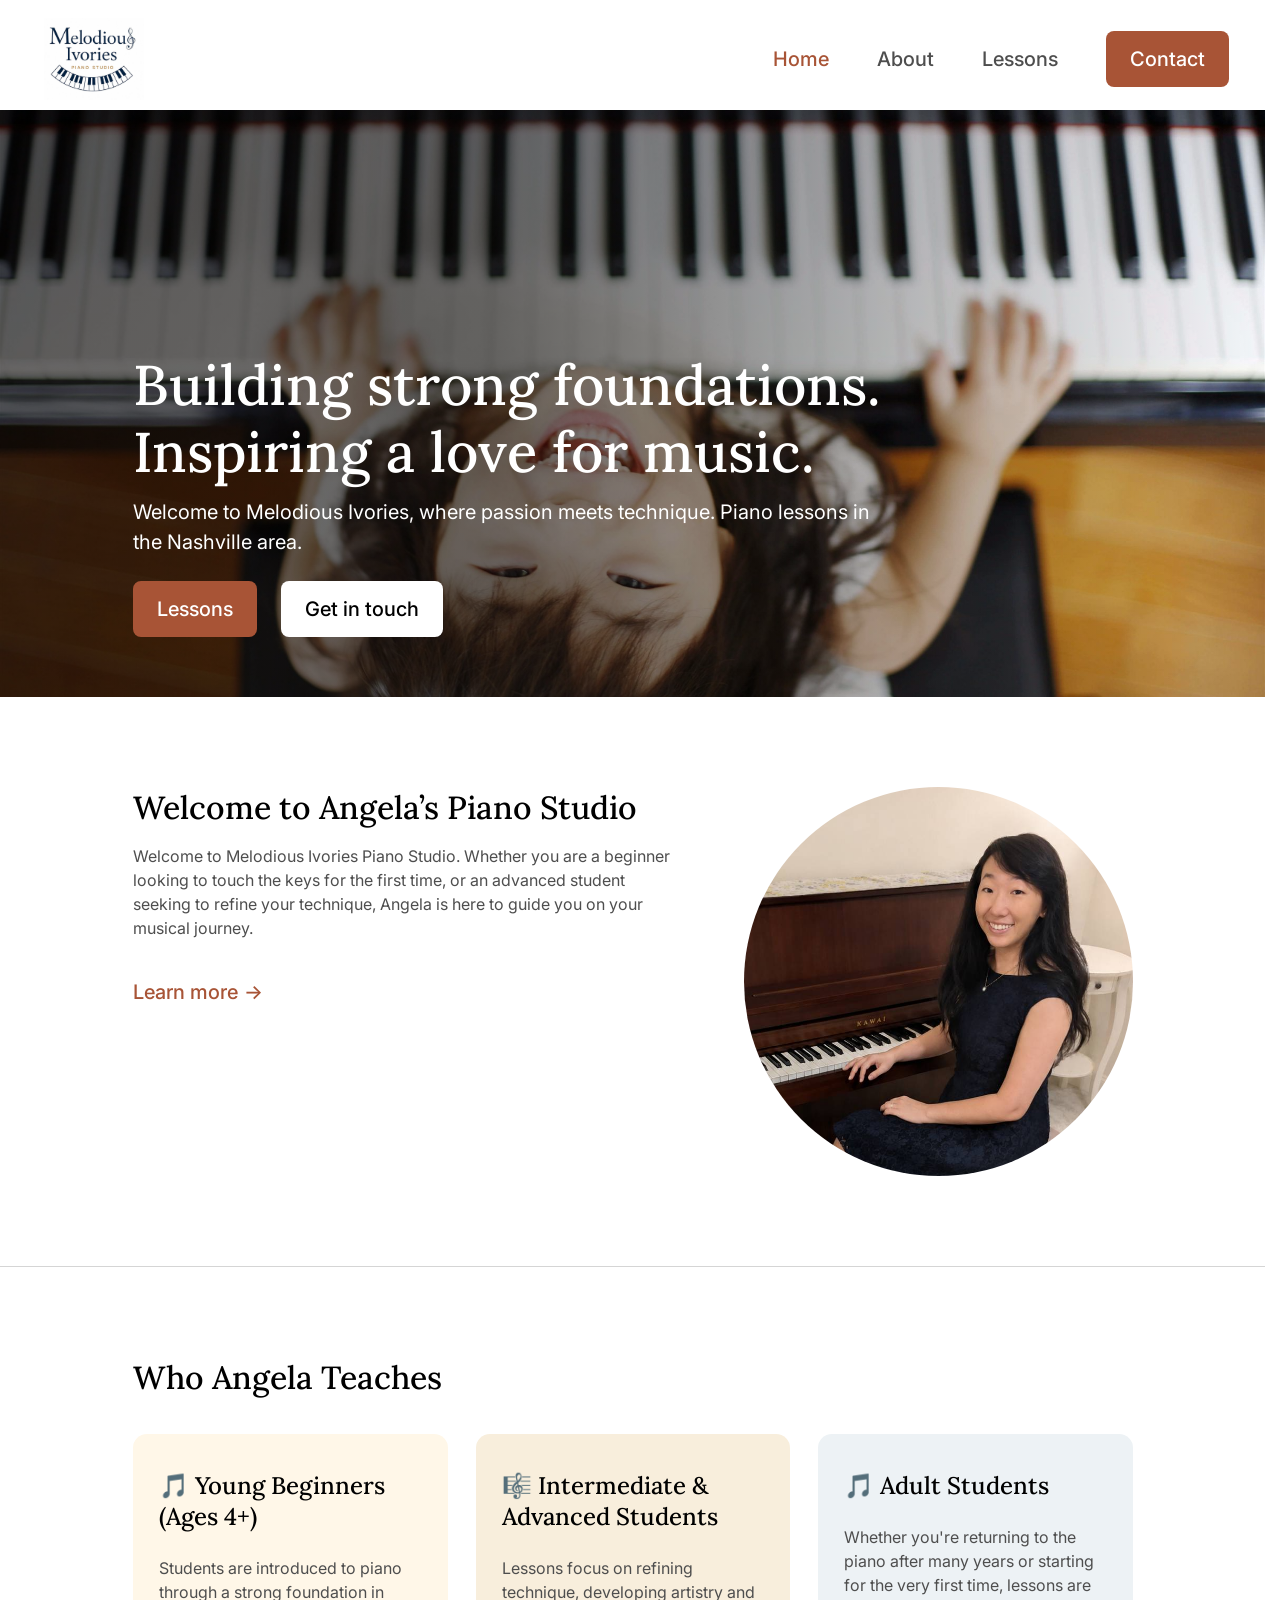
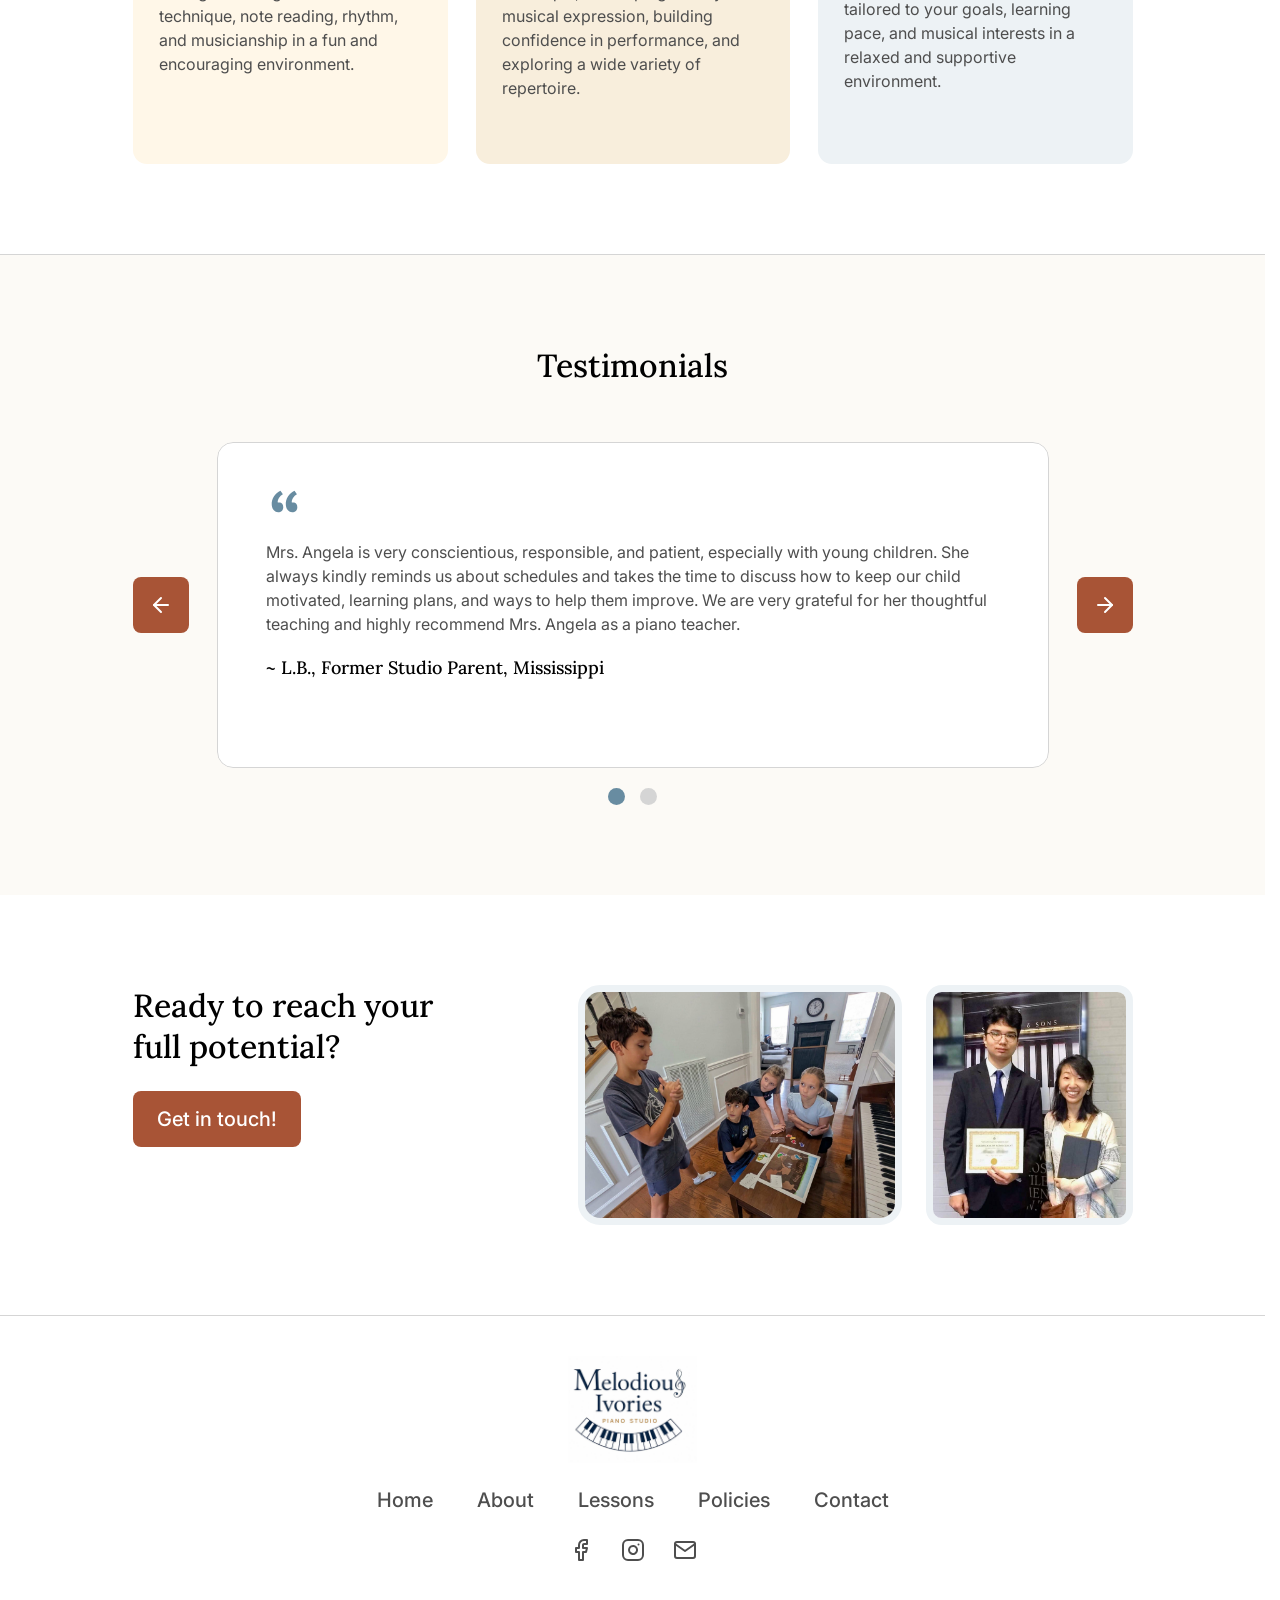
<file: index.html>
<!doctype html>
<html lang="en">
<head>
  <meta charset="utf-8">
  <meta name="viewport" content="width=device-width, initial-scale=1">
  <title>Melodious Ivories Piano Studio</title>
  <meta name="description" content="Piano lessons in the Nashville area for young beginners, intermediate and advanced students, and adults. Building strong foundations and inspiring a love for music.">
  <link rel="icon" href="assets/images/logo.jpg">
  <link rel="preconnect" href="https://fonts.googleapis.com">
  <link rel="preconnect" href="https://fonts.gstatic.com" crossorigin>
  <link rel="stylesheet" href="https://fonts.googleapis.com/css2?family=Inter:wght@400;500&family=Lora:wght@500&display=swap">
  <link rel="stylesheet" href="css/tokens.css">
  <link rel="stylesheet" href="css/base.css">
  <link rel="stylesheet" href="css/components.css">
  <link rel="stylesheet" href="css/home.css">
  <script src="js/site.js" defer></script>
</head>
<body>
  <site-header current="home"></site-header>

  <main>
    <!-- Banner -->
    <section class="home-banner">
      <img class="home-banner__image"
           src="assets/images/home-banner-1200.jpg"
           srcset="assets/images/home-banner-1200.jpg 1200w, assets/images/home-banner-2400.jpg 2400w"
           sizes="100vw" width="2400" height="1591" alt="" fetchpriority="high">
      <div class="home-banner__content">
        <div class="home-banner__text">
          <h1 class="headline">Building strong foundations. Inspiring a love for music.</h1>
          <p class="body-20">Welcome to Melodious Ivories, where passion meets technique. Piano lessons in the Nashville area.</p>
        </div>
        <div class="home-banner__buttons">
          <a class="button button--primary" href="lessons.html">Lessons</a>
          <a class="button button--secondary" href="contact.html">Get in touch</a>
        </div>
      </div>
    </section>

    <!-- Section 1: welcome -->
    <section class="section section--divided">
      <div class="container welcome">
        <div class="welcome__text">
          <div class="welcome__copy">
            <h2 class="h2">Welcome to Angela’s Piano Studio</h2>
            <p class="body-16">Welcome to Melodious Ivories Piano Studio. Whether you are a beginner looking to touch the keys for the first time, or an advanced student seeking to refine your technique, Angela is here to guide you on your musical journey.</p>
          </div>
          <a class="button button--tertiary" href="lessons.html">Learn more <span class="button__arrow" aria-hidden="true">→</span></a>
        </div>
        <div class="welcome__photo">
          <img src="assets/images/angela-at-piano.jpg" width="739" height="1100"
               alt="Angela smiling, seated at an upright piano" loading="lazy">
        </div>
      </div>
    </section>

    <!-- Section 2: who Angela teaches -->
    <section class="section section--divided">
      <div class="container teaches">
        <h2 class="h2">Who Angela Teaches</h2>
        <div class="squares-wrap">
          <ul class="squares">
            <li class="square square--peach">
              <h3 class="h3">🎵 Young Beginners (Ages 4+)</h3>
              <p class="body-16">Students are introduced to piano through a strong foundation in technique, note reading, rhythm, and musicianship in a fun and encouraging environment.</p>
            </li>
            <li class="square square--tan">
              <h3 class="h3">🎼 Intermediate &amp; Advanced Students</h3>
              <p class="body-16">Lessons focus on refining technique, developing artistry and musical expression, building confidence in performance, and exploring a wide variety of repertoire.</p>
            </li>
            <li class="square square--light-blue">
              <h3 class="h3">🎵 Adult Students</h3>
              <p class="body-16">Whether you're returning to the piano after many years or starting for the very first time, lessons are tailored to your goals, learning pace, and musical interests in a relaxed and supportive environment.</p>
            </li>
          </ul>
        </div>
      </div>
    </section>

    <!-- Section 3: testimonials -->
    <section class="section section--tan">
      <div class="container testimonials">
        <h2 class="h2">Testimonials</h2>
        <div class="slider" data-slider aria-label="Testimonials">
          <button class="icon-button icon-button--prev slider__prev" type="button" aria-label="Previous testimonial">
            <img src="assets/icons/arrow-right.svg" alt="" width="24" height="24">
          </button>
          <div class="slider__viewport">
            <div class="slider__track">
              <div class="slider__slide">
                <figure class="testimonial-card">
                  <img class="testimonial-card__quote" src="assets/icons/quote.svg" alt="" width="37" height="37">
                  <blockquote class="testimonial-card__text">Mrs. Angela is very conscientious, responsible, and patient, especially with young children. She always kindly reminds us about schedules and takes the time to discuss how to keep our child motivated, learning plans, and ways to help them improve. We are very grateful for her thoughtful teaching and highly recommend Mrs. Angela as a piano teacher.</blockquote>
                  <figcaption class="testimonial-card__author">~ L.B., Former Studio Parent, Mississippi</figcaption>
                </figure>
              </div>
              <div class="slider__slide">
                <figure class="testimonial-card">
                  <img class="testimonial-card__quote" src="assets/icons/quote.svg" alt="" width="37" height="37">
                  <blockquote class="testimonial-card__text">Mrs. Angela is a gifted pianist and dedicated teacher who inspires students through her patience, creativity, and encouragement. My daughter studied with her for over two years, beginning at age five. She looked forward to every lesson and developed a strong foundation in both piano technique and music theory. It's no surprise that many of Mrs. Angela's students have earned awards at local and state piano auditions. Although we were sad to see her move away, we remain grateful for the lasting impact she had on our daughter's musical journey.</blockquote>
                  <figcaption class="testimonial-card__author">~ W.W., Former Studio Parent, Mississippi</figcaption>
                </figure>
              </div>
            </div>
          </div>
          <button class="icon-button slider__next" type="button" aria-label="Next testimonial">
            <img src="assets/icons/arrow-right.svg" alt="" width="24" height="24">
          </button>
          <div class="slider__dots"></div>
        </div>
      </div>
    </section>

    <!-- Section 4: call to action -->
    <section class="section">
      <div class="container cta">
        <div class="cta__text">
          <h2 class="h2">Ready to reach your full potential?</h2>
          <a class="button button--primary" href="contact.html">Get in touch!</a>
        </div>
        <div class="picture-group">
          <div class="picture picture--students">
            <img src="assets/images/students-studio.jpg" width="1984" height="1466"
                 alt="Students gathered around a music game near the piano" loading="lazy">
          </div>
          <div class="picture picture--steinway">
            <img src="assets/images/steinway-audition.jpg" width="768" height="994"
                 alt="A student holding an award certificate beside Angela" loading="lazy">
          </div>
        </div>
      </div>
    </section>
  </main>

  <site-footer></site-footer>
</body>
</html>
</file>
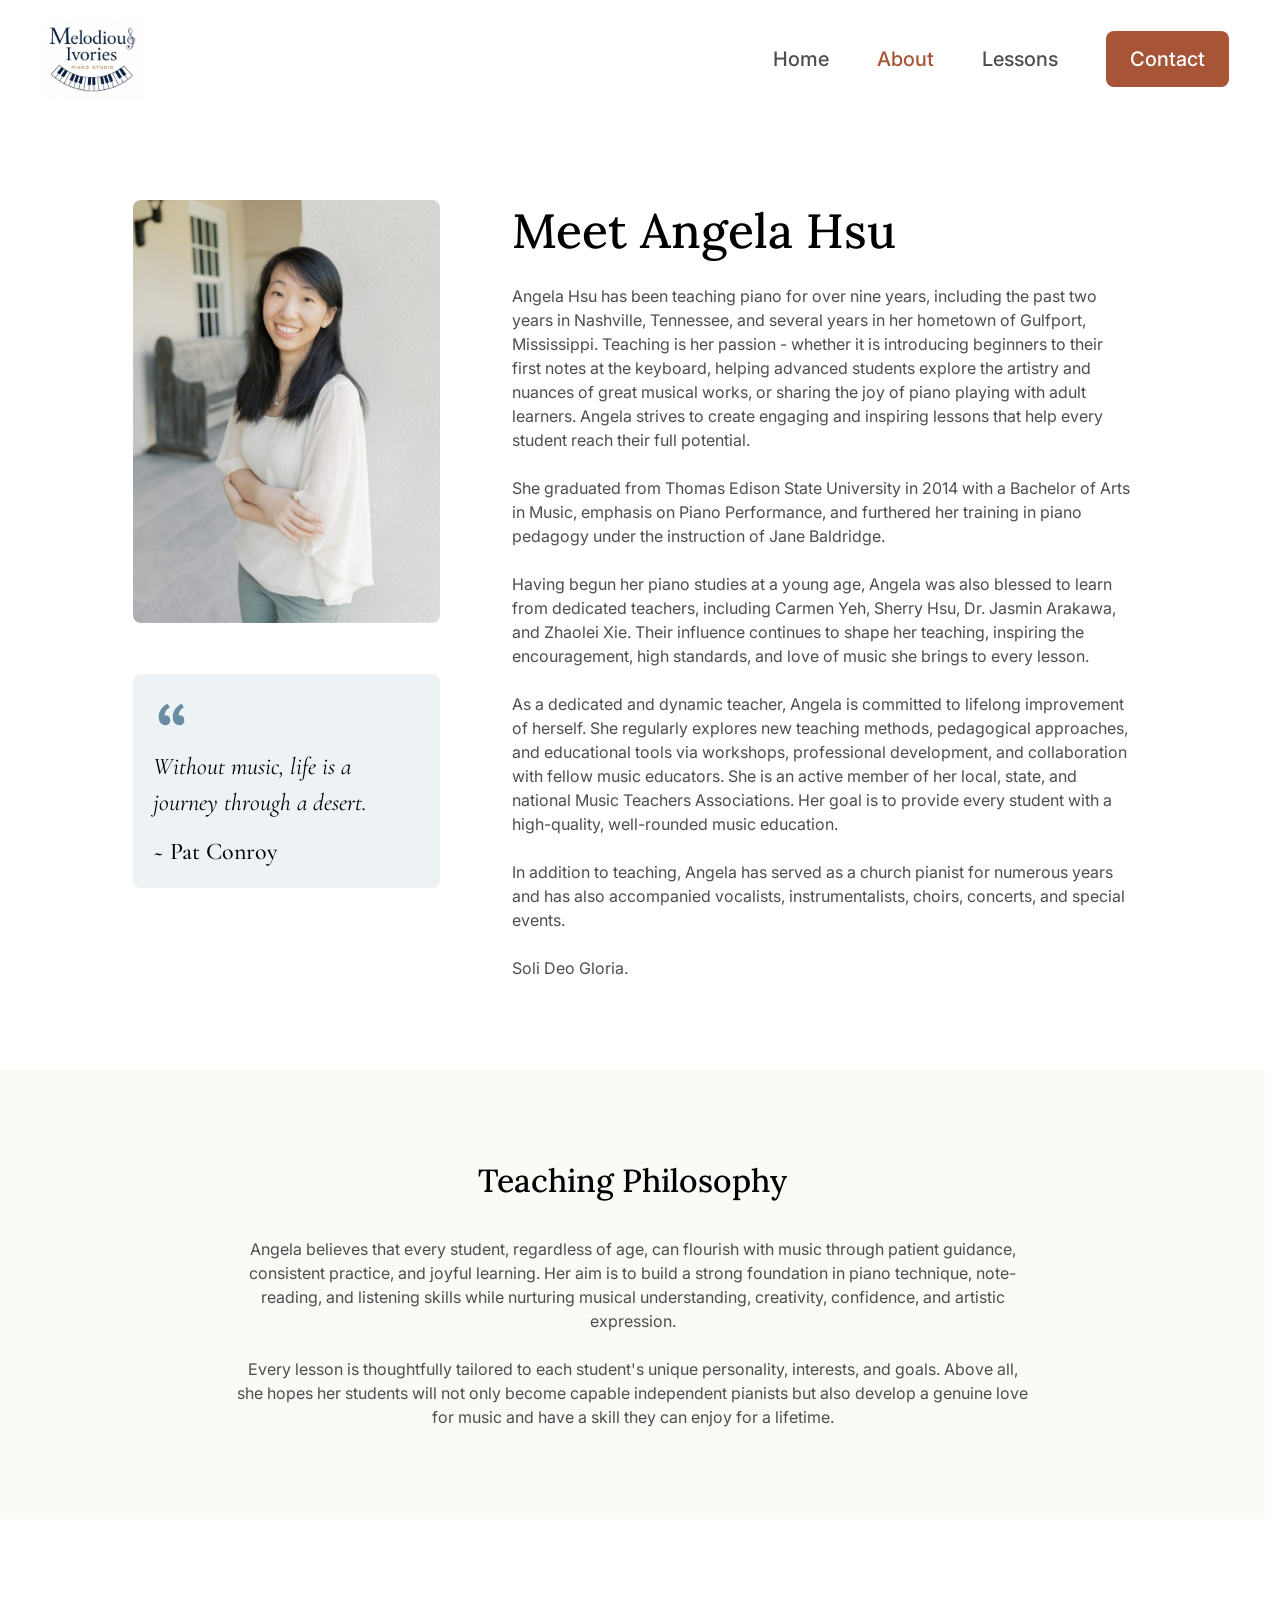
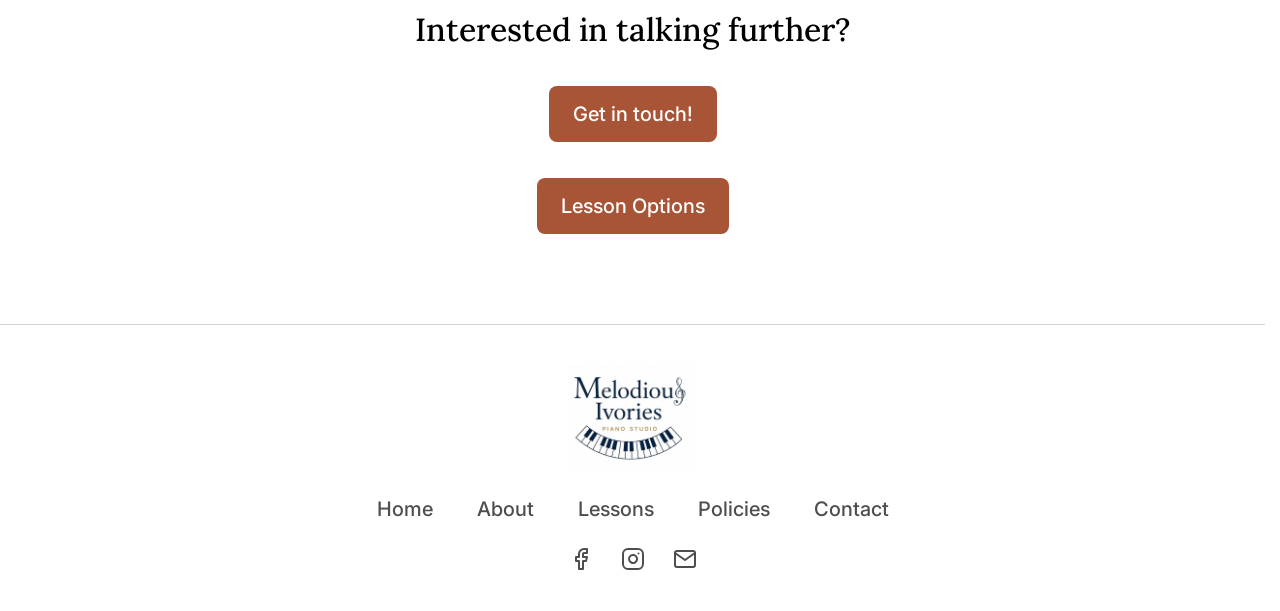
<file: about.html>
<!doctype html>
<html lang="en">
<head>
  <meta charset="utf-8">
  <meta name="viewport" content="width=device-width, initial-scale=1">
  <title>About | Melodious Ivories Piano Studio</title>
  <meta name="description" content="Meet Angela Hsu, piano teacher at Melodious Ivories Piano Studio in Nashville, and learn about her teaching philosophy.">
  <link rel="icon" href="assets/images/logo.jpg">
  <link rel="preconnect" href="https://fonts.googleapis.com">
  <link rel="preconnect" href="https://fonts.gstatic.com" crossorigin>
  <link rel="stylesheet" href="https://fonts.googleapis.com/css2?family=Cormorant+Garamond:ital,wght@0,500;1,400&family=Inter:wght@400;500&family=Lora:wght@500&display=swap">
  <link rel="stylesheet" href="css/tokens.css">
  <link rel="stylesheet" href="css/base.css">
  <link rel="stylesheet" href="css/components.css">
  <link rel="stylesheet" href="css/about.css">
  <script src="js/site.js" defer></script>
</head>
<body>
  <site-header current="about"></site-header>

  <main>
    <!-- Section 1: meet Angela -->
    <section class="section">
      <div class="container about-intro">
        <div class="about-bio">
          <h1 class="h1">Meet Angela Hsu</h1>
          <div class="about-bio__text body-16">
            <p>Angela Hsu has been teaching piano for over nine years, including the past two years in Nashville, Tennessee, and several years in her hometown of Gulfport, Mississippi. Teaching is her passion - whether it is introducing beginners to their first notes at the keyboard, helping advanced students explore the artistry and nuances of great musical works, or sharing the joy of piano playing with adult learners. Angela strives to create engaging and inspiring lessons that help every student reach their full potential.</p>
            <p>She graduated from Thomas Edison State University in 2014 with a Bachelor of Arts in Music, emphasis on Piano Performance, and furthered her training in piano pedagogy under the instruction of Jane Baldridge.</p>
            <p>Having begun her piano studies at a young age, Angela was also blessed to learn from dedicated teachers, including Carmen Yeh, Sherry Hsu, Dr. Jasmin Arakawa, and Zhaolei Xie. Their influence continues to shape her teaching, inspiring the encouragement, high standards, and love of music she brings to every lesson.</p>
            <p>As a dedicated and dynamic teacher, Angela is committed to lifelong improvement of herself. She regularly explores new teaching methods, pedagogical approaches, and educational tools via workshops, professional development, and collaboration with fellow music educators. She is an active member of her local, state, and national Music Teachers Associations. Her goal is to provide every student with a high-quality, well-rounded music education.</p>
            <p>In addition to teaching, Angela has served as a church pianist for numerous years and has also accompanied vocalists, instrumentalists, choirs, concerts, and special events.</p>
            <p>Soli Deo Gloria.</p>
          </div>
        </div>

        <div class="about-side">
          <div class="headshot">
            <img src="assets/images/angela-headshot.jpg" width="700" height="1050"
                 alt="Angela Hsu smiling with her arms folded">
          </div>
          <figure class="quote-card">
            <img src="assets/icons/quote.svg" alt="" width="37" height="37">
            <blockquote class="quote-card__text">Without music, life is a journey through a desert.</blockquote>
            <figcaption class="quote-card__author">~ Pat Conroy</figcaption>
          </figure>
        </div>
      </div>
    </section>

    <!-- Section 2: teaching philosophy -->
    <section class="section section--tan">
      <div class="container philosophy">
        <h2 class="h2">Teaching Philosophy</h2>
        <div class="philosophy__text body-16">
          <p>Angela believes that every student, regardless of age, can flourish with music through patient guidance, consistent practice, and joyful learning. Her aim is to build a strong foundation in piano technique, note-reading, and listening skills while nurturing musical understanding, creativity, confidence, and artistic expression.</p>
          <p>Every lesson is thoughtfully tailored to each student's unique personality, interests, and goals. Above all, she hopes her students will not only become capable independent pianists but also develop a genuine love for music and have a skill they can enjoy for a lifetime.</p>
        </div>
      </div>
    </section>

    <!-- Section 3: call to action -->
    <section class="section">
      <div class="container about-cta">
        <h2 class="h2">Interested in talking further?</h2>
        <a class="button button--primary" href="contact.html">Get in touch!</a>
        <a class="button button--primary" href="lessons.html">Lesson Options</a>
      </div>
    </section>
  </main>

  <site-footer></site-footer>
</body>
</html>
</file>
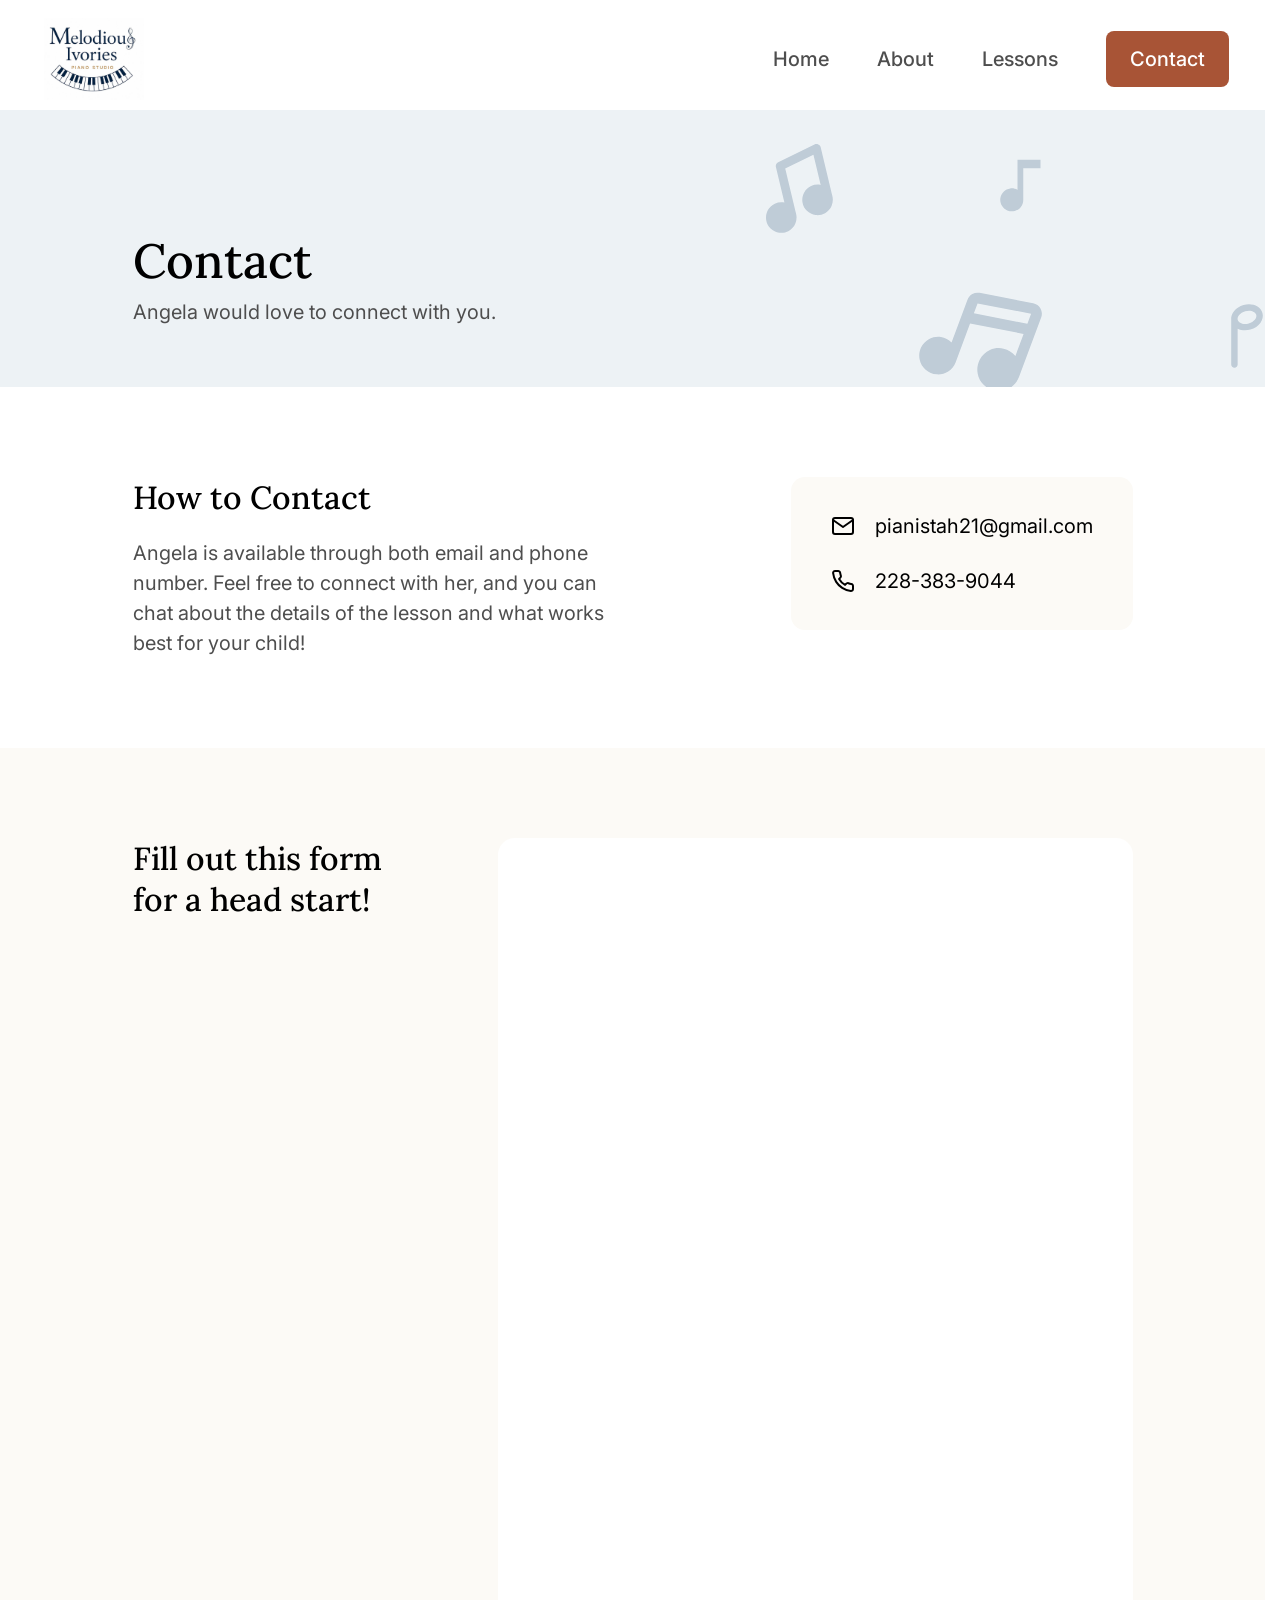
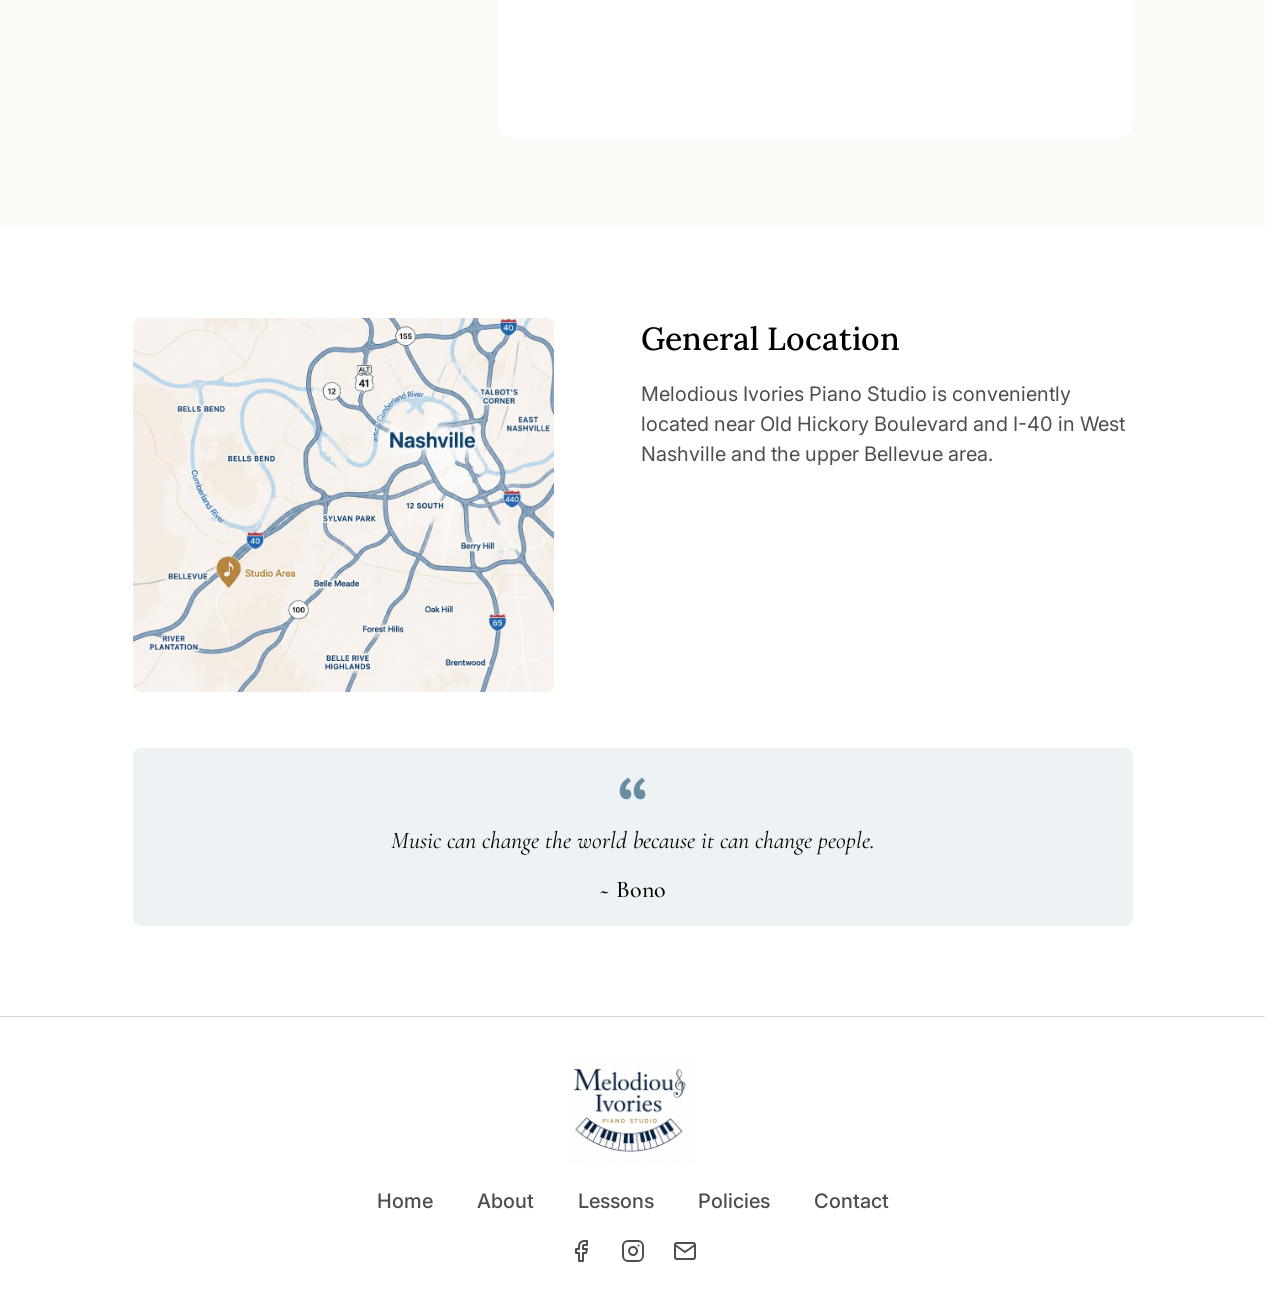
<file: contact.html>
<!doctype html>
<html lang="en">
<head>
  <meta charset="utf-8">
  <meta name="viewport" content="width=device-width, initial-scale=1">
  <title>Contact | Melodious Ivories Piano Studio</title>
  <meta name="description" content="Contact Angela at Melodious Ivories Piano Studio by email or phone, or fill out the inquiry form. Located in West Nashville near Bellevue.">
  <link rel="icon" href="assets/images/logo.jpg">
  <link rel="preconnect" href="https://fonts.googleapis.com">
  <link rel="preconnect" href="https://fonts.gstatic.com" crossorigin>
  <link rel="stylesheet" href="https://fonts.googleapis.com/css2?family=Cormorant+Garamond:ital,wght@0,500;1,400&family=Inter:wght@400;500&family=Lora:wght@500&display=swap">
  <link rel="stylesheet" href="css/tokens.css">
  <link rel="stylesheet" href="css/base.css">
  <link rel="stylesheet" href="css/components.css">
  <link rel="stylesheet" href="css/contact.css">
  <script src="js/site.js" defer></script>
</head>
<body>
  <site-header current="contact"></site-header>

  <main>
    <!-- Page banner -->
    <section class="contact-banner">
      <div class="contact-banner__notes" aria-hidden="true">
        <img class="contact-banner__note contact-banner__note--notes" src="assets/icons/music-notes.svg" alt="" width="67" height="89">
        <img class="contact-banner__note contact-banner__note--ri" src="assets/icons/music-ri.svg" alt="" width="69" height="69">
        <img class="contact-banner__note contact-banner__note--mingcute" src="assets/icons/music-mingcute.svg" alt="" width="167" height="135">
        <img class="contact-banner__note contact-banner__note--jam" src="assets/icons/music-jam.svg" alt="" width="76" height="76">
      </div>
      <div class="contact-banner__content">
        <h1 class="h1">Contact</h1>
        <p class="body-20">Angela would love to connect with you.</p>
      </div>
    </section>

    <!-- Section 1: how to contact -->
    <section class="section">
      <div class="container how-to">
        <div class="how-to__text">
          <h2 class="h2">How to Contact</h2>
          <p class="body-20">Angela is available through both email and phone number. Feel free to connect with her, and you can chat about the details of the lesson and what works best for your child!</p>
        </div>
        <ul class="contact-card">
          <li>
            <a class="contact-card__link" href="mailto:pianistah21@gmail.com">
              <img src="assets/icons/mail-dark.svg" alt="" width="24" height="24">
              <span><span class="visually-hidden">Email: </span>pianistah21@gmail.com</span>
            </a>
          </li>
          <li>
            <a class="contact-card__link" href="tel:+12283839044">
              <img src="assets/icons/phone.svg" alt="" width="24" height="24">
              <span><span class="visually-hidden">Phone: </span>228-383-9044</span>
            </a>
          </li>
        </ul>
      </div>
    </section>

    <!-- Section 2: inquiry form -->
    <section class="section section--tan">
      <div class="container form-section">
        <h2 class="h2 form-section__title">Fill out this form for a head start!</h2>
        <div class="form-embed">
          <iframe src="https://docs.google.com/forms/d/e/1FAIpQLSfNikKW5PihvRTQnHrQeYwj0GFiTT0eRb1smHLOgBasmaTfhA/viewform?embedded=true"
                  title="Piano lesson inquiry form" loading="lazy">Loading…</iframe>
        </div>
      </div>
    </section>

    <!-- Section 3: location + quote -->
    <section class="section">
      <div class="container location-section">
        <div class="location">
          <div class="location__text">
            <h2 class="h2">General Location</h2>
            <p class="body-20">Melodious Ivories Piano Studio is conveniently located near Old Hickory Boulevard and I-40 in West Nashville and the upper Bellevue area.</p>
          </div>
          <div class="location__map">
            <img src="assets/images/studio-map.jpg" width="1001" height="890"
                 alt="Map of Nashville showing the studio area near Bellevue, off I-40" loading="lazy">
          </div>
        </div>

        <figure class="quote-card quote-card--centered">
          <img src="assets/icons/quote.svg" alt="" width="37" height="37">
          <blockquote class="quote-card__text">Music can change the world because it can change people.</blockquote>
          <figcaption class="quote-card__author">~ Bono</figcaption>
        </figure>
      </div>
    </section>
  </main>

  <site-footer></site-footer>
</body>
</html>
</file>
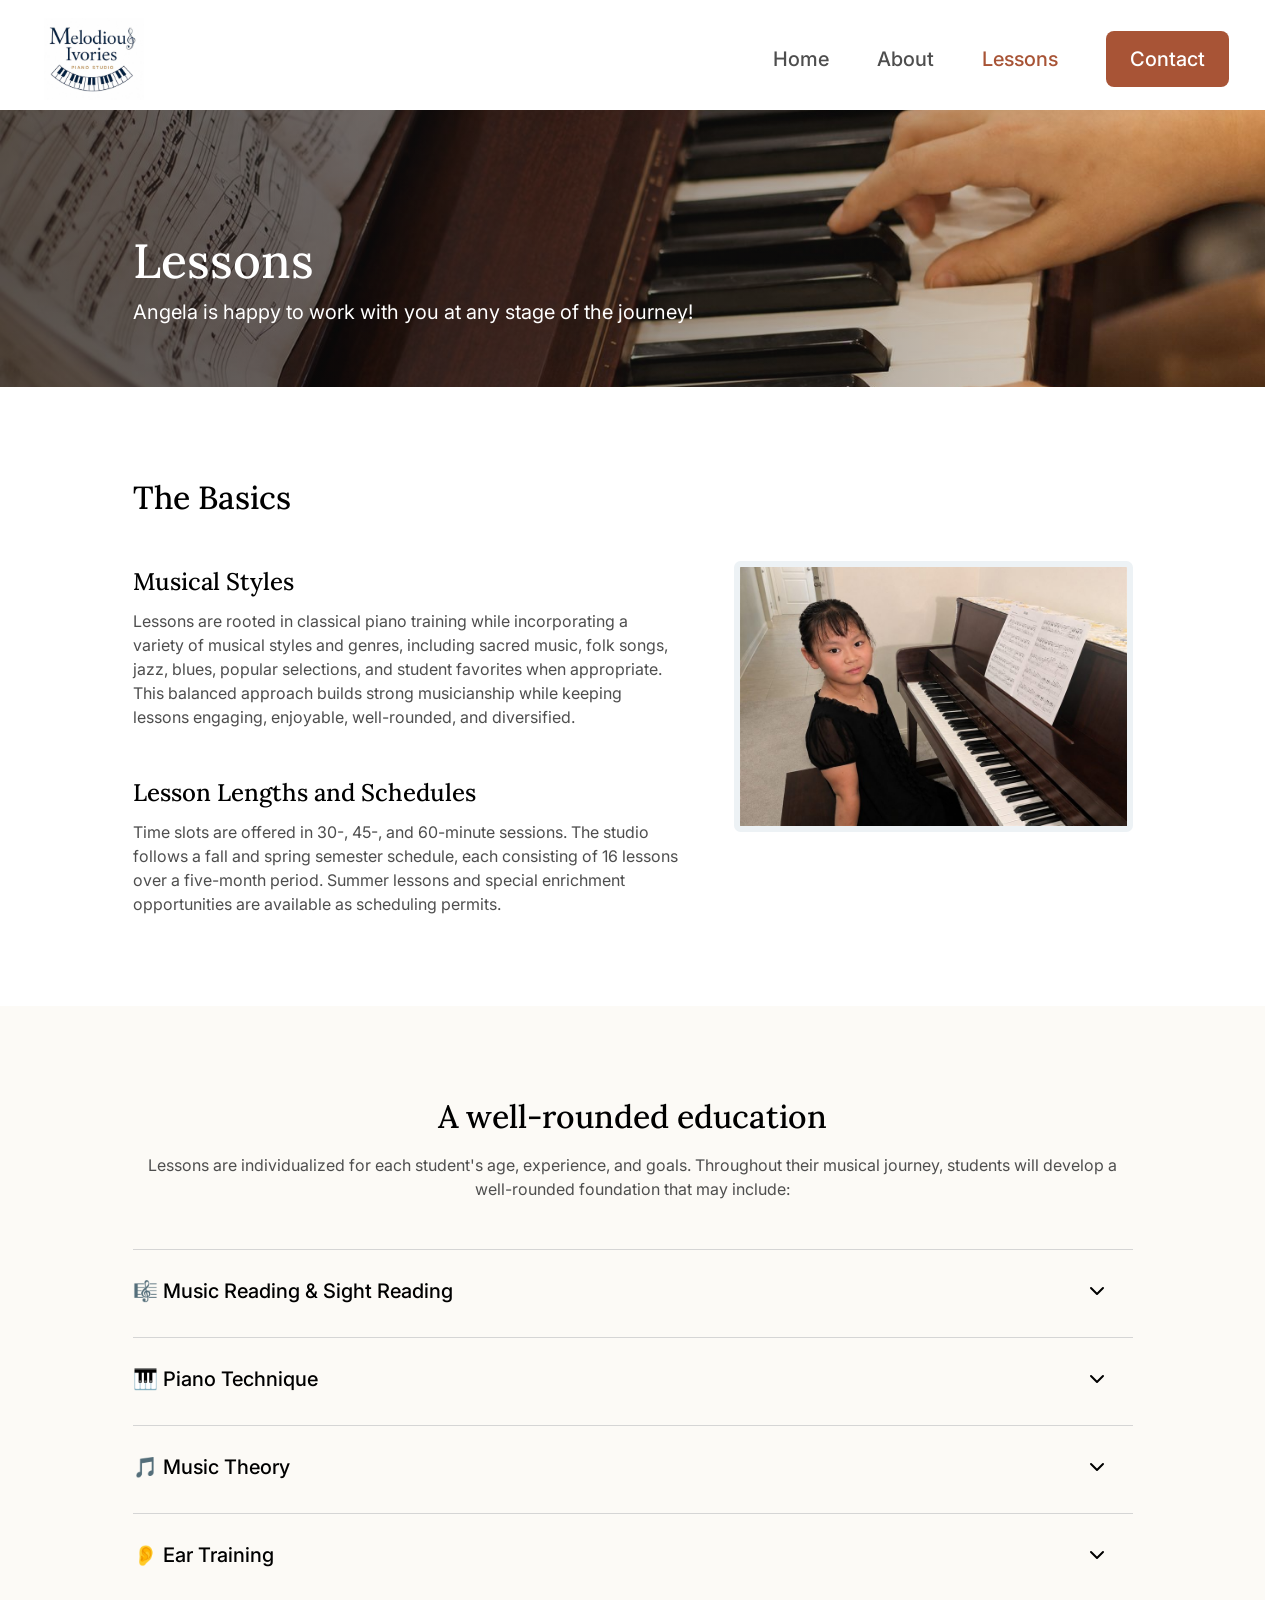
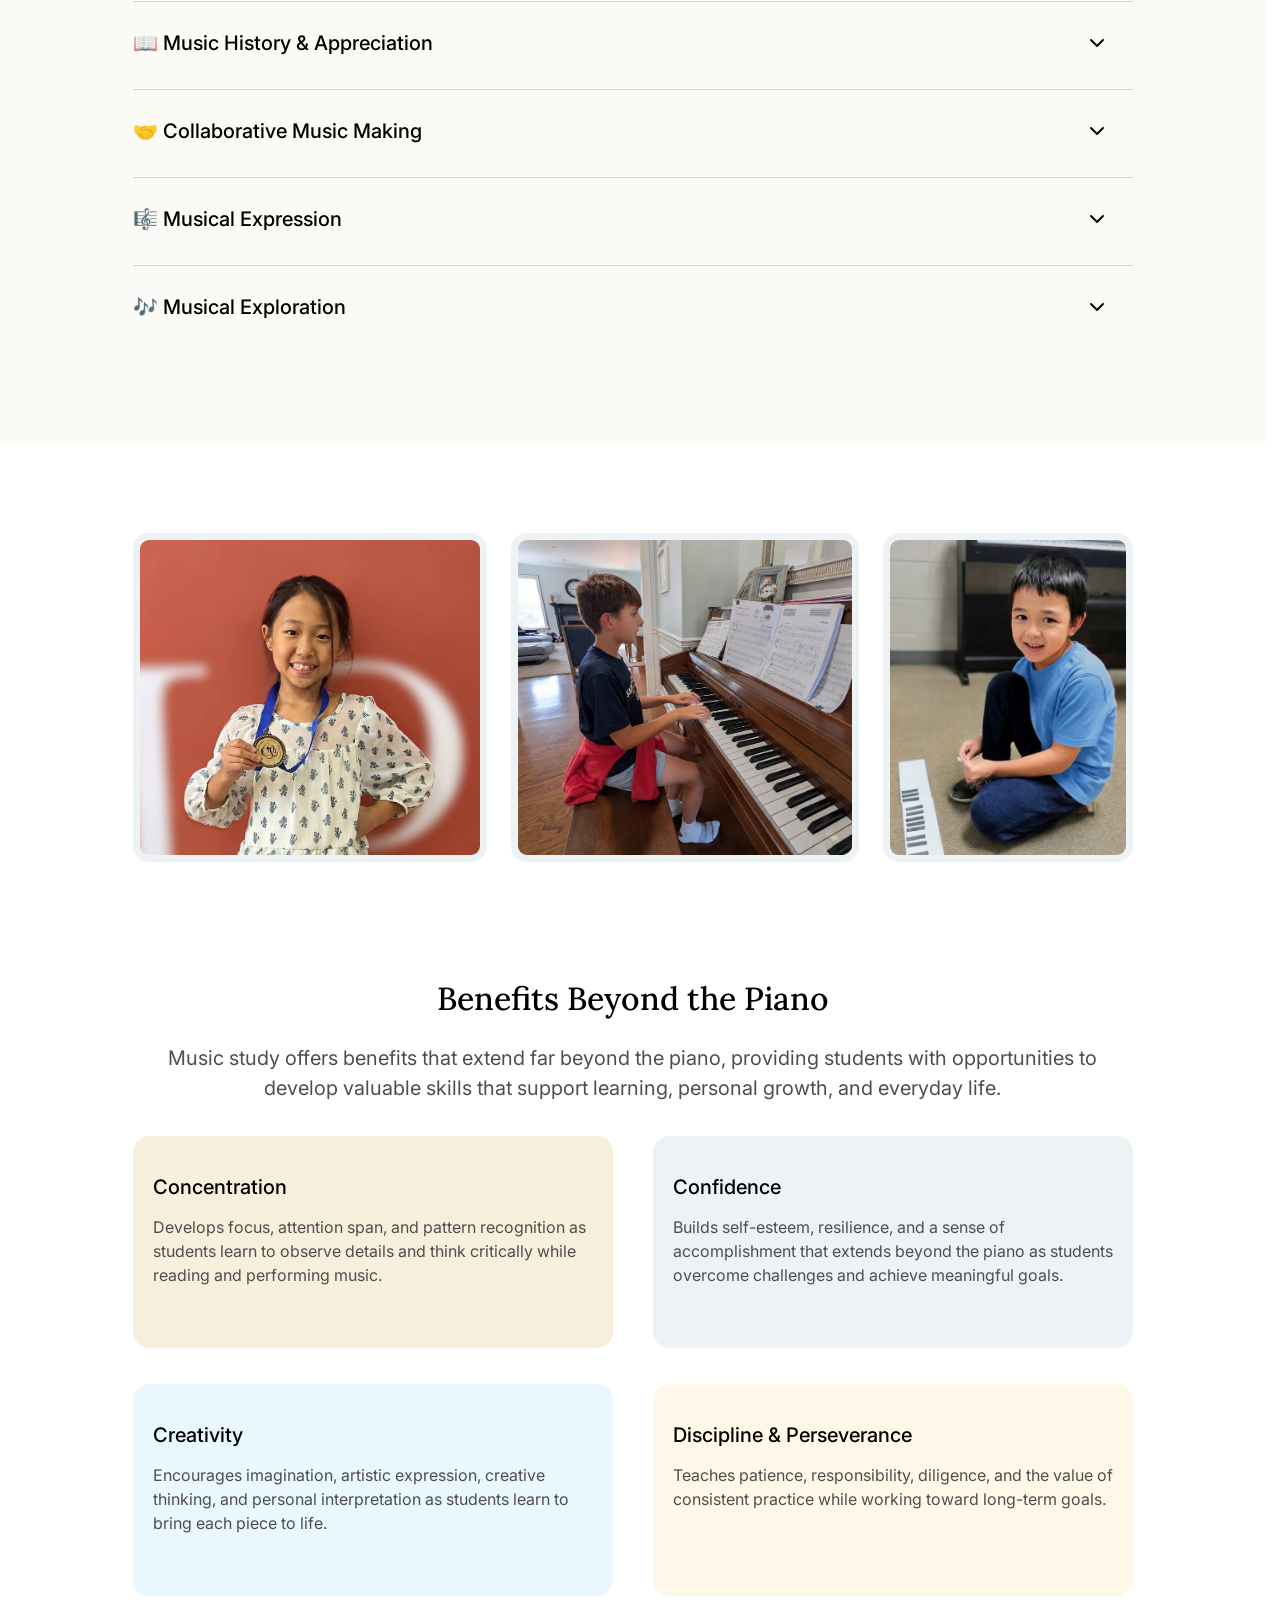
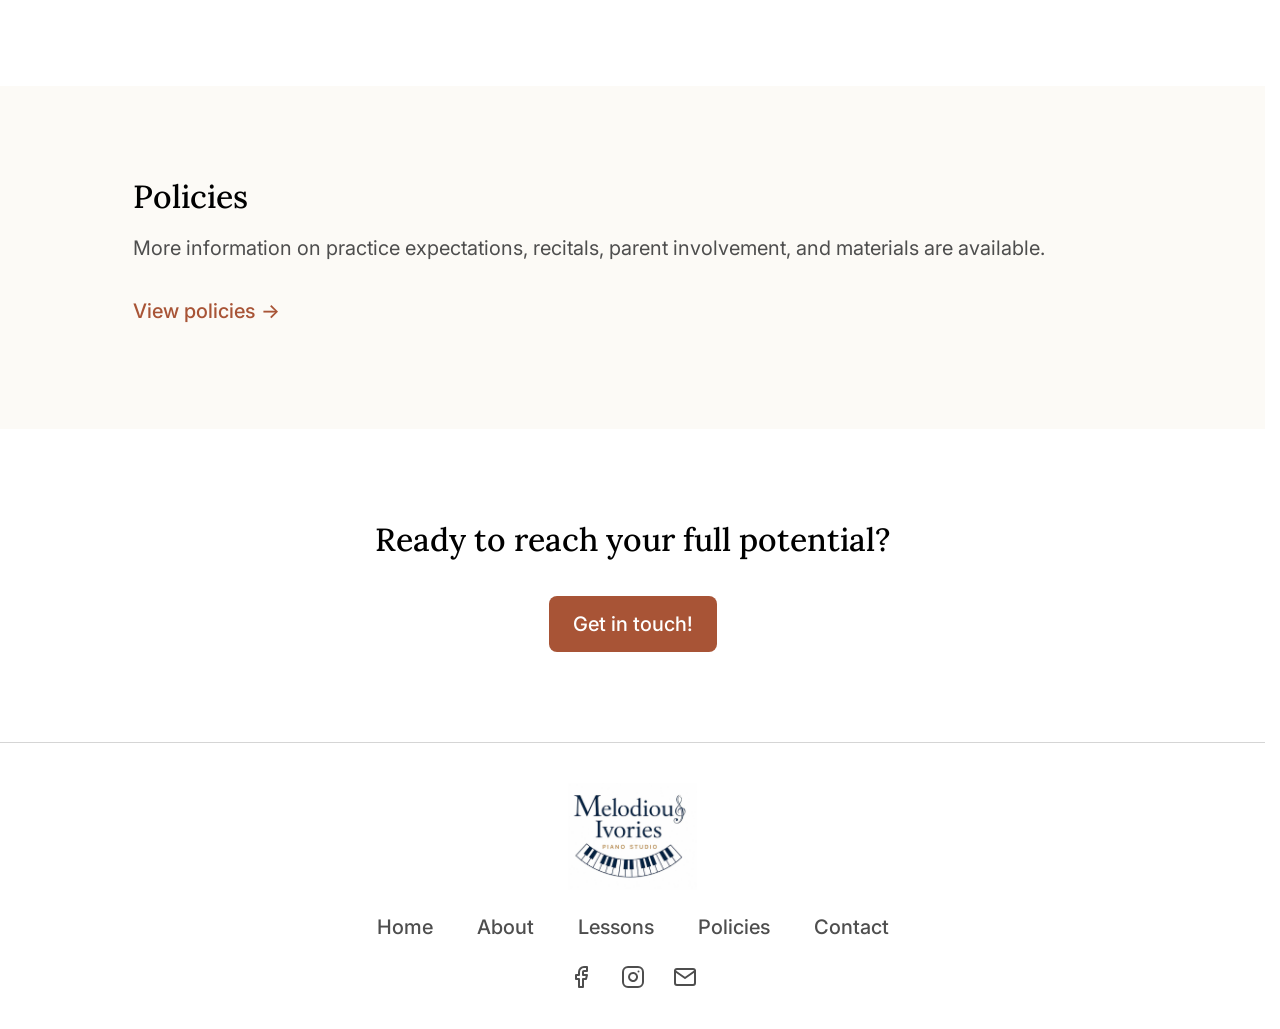
<file: lessons.html>
<!doctype html>
<html lang="en">
<head>
  <meta charset="utf-8">
  <meta name="viewport" content="width=device-width, initial-scale=1">
  <title>Lessons | Melodious Ivories Piano Studio</title>
  <meta name="description" content="Piano lessons for every stage: musical styles, lesson lengths and schedules, and the well-rounded education students receive at Melodious Ivories.">
  <link rel="icon" href="assets/images/logo.jpg">
  <link rel="preconnect" href="https://fonts.googleapis.com">
  <link rel="preconnect" href="https://fonts.gstatic.com" crossorigin>
  <link rel="stylesheet" href="https://fonts.googleapis.com/css2?family=Inter:wght@400;500&family=Lora:wght@500&display=swap">
  <link rel="stylesheet" href="css/tokens.css">
  <link rel="stylesheet" href="css/base.css">
  <link rel="stylesheet" href="css/components.css">
  <link rel="stylesheet" href="css/lessons.css">
  <script src="js/site.js" defer></script>
</head>
<body>
  <site-header current="lessons"></site-header>

  <main>
    <!-- Page banner -->
    <section class="page-banner">
      <img class="page-banner__image" src="assets/images/lessons-banner.jpg" width="1537" height="1023" alt="" fetchpriority="high">
      <div class="page-banner__content">
        <div class="page-banner__text">
          <h1 class="h1">Lessons</h1>
          <p class="body-20">Angela is happy to work with you at any stage of the journey!</p>
        </div>
      </div>
    </section>

    <!-- Section 1: the basics -->
    <section class="section">
      <div class="container basics">
        <div class="basics__text">
          <h2 class="h2">The Basics</h2>
          <div class="basics__item">
            <h3 class="h3">Musical Styles</h3>
            <p class="body-16">Lessons are rooted in classical piano training while incorporating a variety of musical styles and genres, including sacred music, folk songs, jazz, blues, popular selections, and student favorites when appropriate. This balanced approach builds strong musicianship while keeping lessons engaging, enjoyable, well-rounded, and diversified.</p>
          </div>
          <div class="basics__item">
            <h3 class="h3">Lesson Lengths and Schedules</h3>
            <p class="body-16">Time slots are offered in 30-, 45-, and 60-minute sessions. The studio follows a fall and spring semester schedule, each consisting of 16 lessons over a five-month period. Summer lessons and special enrichment opportunities are available as scheduling permits.</p>
          </div>
        </div>
        <div class="basics__photo">
          <img src="assets/images/girl-at-piano.jpg" width="900" height="696"
               alt="A young student sitting at an upright piano" loading="lazy">
        </div>
      </div>
    </section>

    <!-- Section 2: well-rounded education -->
    <section class="section section--tan">
      <div class="container education">
        <div class="education__intro">
          <h2 class="h2">A well-rounded education</h2>
          <p class="body-16">Lessons are individualized for each student's age, experience, and goals. Throughout their musical journey, students will develop a well-rounded foundation that may include:</p>
        </div>

        <div class="accordion">
          <div class="accordion-item">
            <h3 class="accordion-item__heading">
              <button class="accordion-item__trigger" type="button">
                <span class="accordion-item__title">🎼 Music Reading &amp; Sight Reading</span>
                <img class="accordion-item__icon" src="assets/icons/chevron-down.svg" alt="" width="24" height="24">
              </button>
            </h3>
            <div class="accordion-item__panel">
              <div class="accordion-item__panel-inner">
                <p class="accordion-item__content">Students learn to read music fluently and develop sight-reading skills, enabling them to learn new pieces with greater confidence and independence.</p>
              </div>
            </div>
          </div>

          <div class="accordion-item">
            <h3 class="accordion-item__heading">
              <button class="accordion-item__trigger" type="button">
                <span class="accordion-item__title">🎹 Piano Technique</span>
                <img class="accordion-item__icon" src="assets/icons/chevron-down.svg" alt="" width="24" height="24">
              </button>
            </h3>
            <div class="accordion-item__panel">
              <div class="accordion-item__panel-inner">
                <p class="accordion-item__content">Proper technique develops coordination, finger independence, tone quality, and expressive playing while helping to prevent unnecessary tension and injury.</p>
              </div>
            </div>
          </div>

          <div class="accordion-item">
            <h3 class="accordion-item__heading">
              <button class="accordion-item__trigger" type="button">
                <span class="accordion-item__title">🎵 Music Theory</span>
                <img class="accordion-item__icon" src="assets/icons/chevron-down.svg" alt="" width="24" height="24">
              </button>
            </h3>
            <div class="accordion-item__panel">
              <div class="accordion-item__panel-inner">
                <p class="accordion-item__content">Students learn the building blocks of music—including rhythm, scales, intervals, chords, and harmony—to better understand what they play and become more confident musicians.</p>
              </div>
            </div>
          </div>

          <div class="accordion-item">
            <h3 class="accordion-item__heading">
              <button class="accordion-item__trigger" type="button">
                <span class="accordion-item__title">👂 Ear Training</span>
                <img class="accordion-item__icon" src="assets/icons/chevron-down.svg" alt="" width="24" height="24">
              </button>
            </h3>
            <div class="accordion-item__panel">
              <div class="accordion-item__panel-inner">
                <p class="accordion-item__content">By developing listening skills, students learn to recognize melodies, rhythms, and harmonies, strengthening musical memory while laying the foundation for playing by ear and improvisation.</p>
              </div>
            </div>
          </div>

          <div class="accordion-item">
            <h3 class="accordion-item__heading">
              <button class="accordion-item__trigger" type="button">
                <span class="accordion-item__title">📖 Music History &amp; Appreciation</span>
                <img class="accordion-item__icon" src="assets/icons/chevron-down.svg" alt="" width="24" height="24">
              </button>
            </h3>
            <div class="accordion-item__panel">
              <div class="accordion-item__panel-inner">
                <p class="accordion-item__content">Learning about composers and the historical background of each piece helps students better understand musical styles and perform with greater expression and artistry.</p>
              </div>
            </div>
          </div>

          <div class="accordion-item">
            <h3 class="accordion-item__heading">
              <button class="accordion-item__trigger" type="button">
                <span class="accordion-item__title">🤝 Collaborative Music Making</span>
                <img class="accordion-item__icon" src="assets/icons/chevron-down.svg" alt="" width="24" height="24">
              </button>
            </h3>
            <div class="accordion-item__panel">
              <div class="accordion-item__panel-inner">
                <p class="accordion-item__content">Duets and ensemble playing encourage teamwork, communication, listening, musical awareness, and the joy of making music with others.</p>
              </div>
            </div>
          </div>

          <div class="accordion-item">
            <h3 class="accordion-item__heading">
              <button class="accordion-item__trigger" type="button">
                <span class="accordion-item__title">🎼 Musical Expression</span>
                <img class="accordion-item__icon" src="assets/icons/chevron-down.svg" alt="" width="24" height="24">
              </button>
            </h3>
            <div class="accordion-item__panel">
              <div class="accordion-item__panel-inner">
                <p class="accordion-item__content">Students learn to shape phrases, dynamics, articulation, and tone, allowing them to communicate the character and emotion of each piece with confidence and artistry.</p>
              </div>
            </div>
          </div>

          <div class="accordion-item">
            <h3 class="accordion-item__heading">
              <button class="accordion-item__trigger" type="button">
                <span class="accordion-item__title">🎶 Musical Exploration</span>
                <img class="accordion-item__icon" src="assets/icons/chevron-down.svg" alt="" width="24" height="24">
              </button>
            </h3>
            <div class="accordion-item__panel">
              <div class="accordion-item__panel-inner">
                <p class="accordion-item__content">As students progress, they may also have opportunities to explore a variety of musical styles, including, but not limited to, classical repertoire, sacred music, hymns, duets, pop music, and improvisation.</p>
              </div>
            </div>
          </div>
        </div>
      </div>
    </section>

    <!-- Section 3: photo group -->
    <section class="section section--photos">
      <div class="container photo-row">
        <div class="photo-row__item photo-row__item--awards">
          <img src="assets/images/piano-student-awards.jpg" width="1055" height="1323"
               alt="A smiling student holding up a festival medal" loading="lazy">
        </div>
        <div class="photo-row__item photo-row__item--student">
          <img src="assets/images/student-at-piano.jpg" width="800" height="963"
               alt="A student practicing at an upright piano" loading="lazy">
        </div>
        <div class="photo-row__item photo-row__item--keyboard">
          <img src="assets/images/keyboard-study.jpg" width="1184" height="1600"
               alt="A student kneeling beside a paper keyboard during a lesson" loading="lazy">
        </div>
      </div>
    </section>

    <!-- Section 4: benefits -->
    <section class="section">
      <div class="container benefits">
        <div class="benefits__intro">
          <h2 class="h2">Benefits Beyond the Piano</h2>
          <p class="body-20">Music study offers benefits that extend far beyond the piano, providing students with opportunities to develop valuable skills that support learning, personal growth, and everyday life.</p>
        </div>
        <ul class="benefits__grid">
          <li class="benefit-card benefit-card--tan">
            <h3 class="benefit-card__title">Concentration</h3>
            <p class="body-16">Develops focus, attention span, and pattern recognition as students learn to observe details and think critically while reading and performing music.</p>
          </li>
          <li class="benefit-card benefit-card--light-blue">
            <h3 class="benefit-card__title">Confidence</h3>
            <p class="body-16">Builds self-esteem, resilience, and a sense of accomplishment that extends beyond the piano as students overcome challenges and achieve meaningful goals.</p>
          </li>
          <li class="benefit-card benefit-card--blue">
            <h3 class="benefit-card__title">Creativity</h3>
            <p class="body-16">Encourages imagination, artistic expression, creative thinking, and personal interpretation as students learn to bring each piece to life.</p>
          </li>
          <li class="benefit-card benefit-card--peach">
            <h3 class="benefit-card__title">Discipline &amp; Perseverance</h3>
            <p class="body-16">Teaches patience, responsibility, diligence, and the value of consistent practice while working toward long-term goals.</p>
          </li>
        </ul>
      </div>
    </section>

    <!-- Section 5: policies -->
    <section class="section section--tan">
      <div class="container policies-teaser">
        <div class="policies-teaser__text">
          <h2 class="h2">Policies</h2>
          <p class="body-20">More information on practice expectations, recitals, parent involvement, and materials are available.</p>
        </div>
        <a class="button button--tertiary" href="policies.html">View policies <span class="button__arrow" aria-hidden="true">→</span></a>
      </div>
    </section>

    <!-- Section 6: call to action -->
    <section class="section">
      <div class="container lessons-cta">
        <h2 class="h2">Ready to reach your full potential?</h2>
        <a class="button button--primary" href="contact.html">Get in touch!</a>
      </div>
    </section>
  </main>

  <site-footer></site-footer>
</body>
</html>
</file>
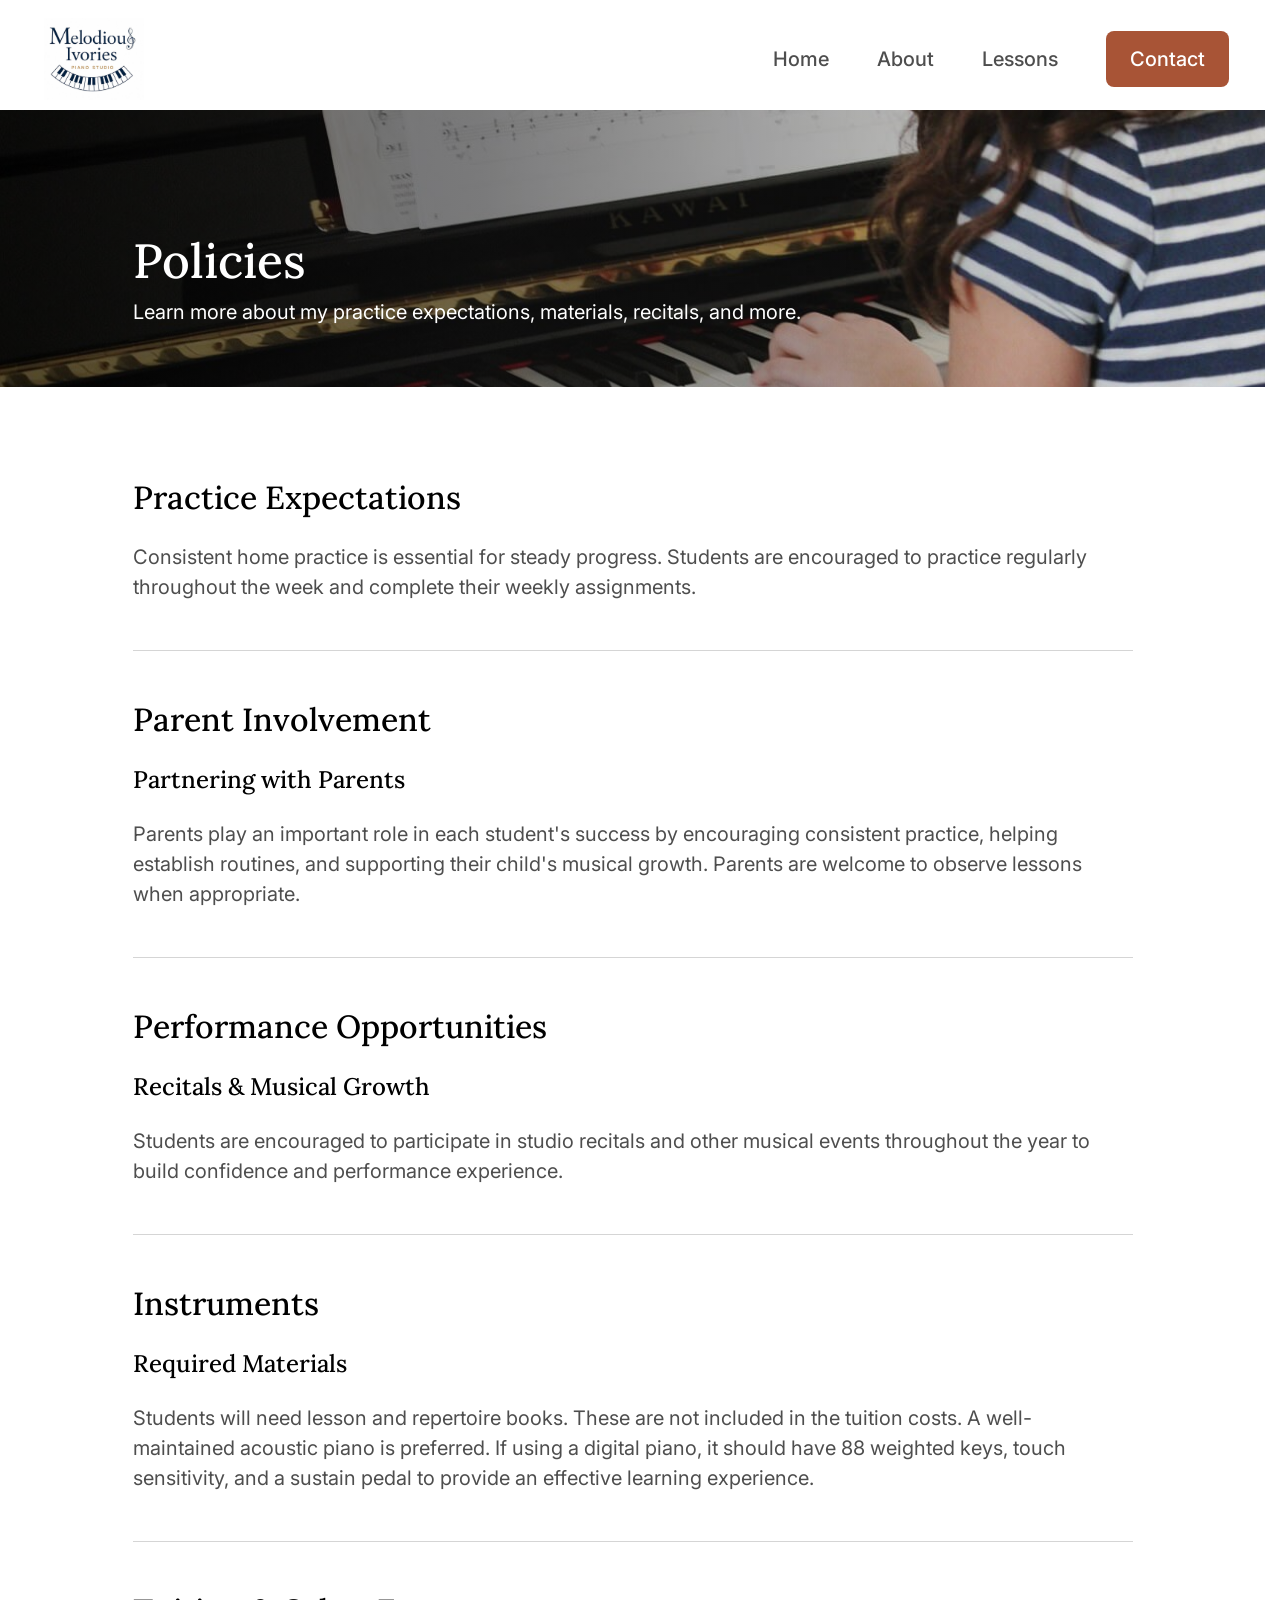
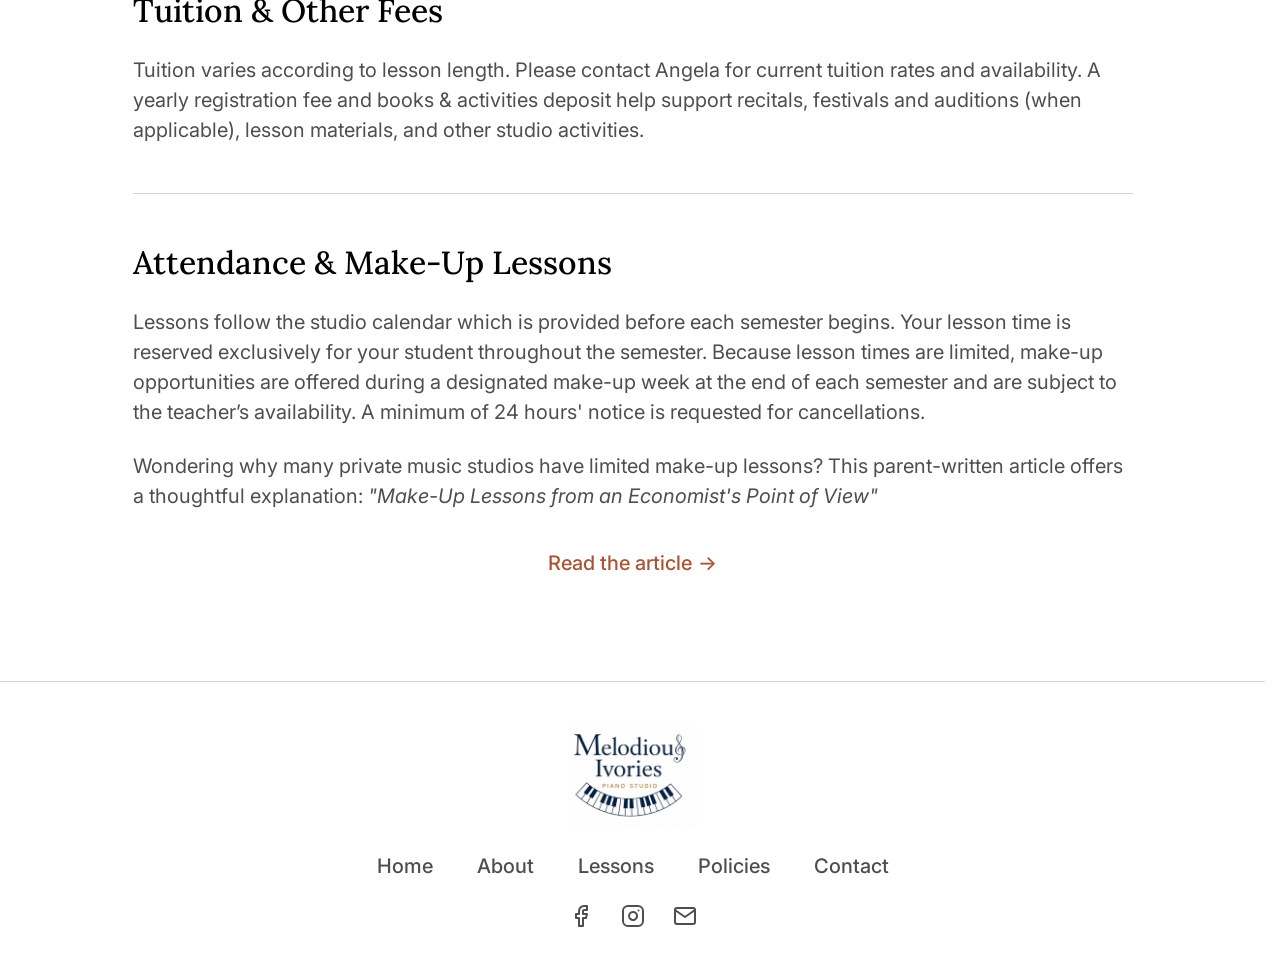
<file: policies.html>
<!doctype html>
<html lang="en">
<head>
  <meta charset="utf-8">
  <meta name="viewport" content="width=device-width, initial-scale=1">
  <title>Policies | Melodious Ivories Piano Studio</title>
  <meta name="description" content="Studio policies for Melodious Ivories: practice expectations, parent involvement, recitals, required materials, tuition, attendance and make-up lessons.">
  <link rel="icon" href="assets/images/logo.jpg">
  <link rel="preconnect" href="https://fonts.googleapis.com">
  <link rel="preconnect" href="https://fonts.gstatic.com" crossorigin>
  <link rel="stylesheet" href="https://fonts.googleapis.com/css2?family=Inter:wght@400;500&family=Lora:wght@500&display=swap">
  <link rel="stylesheet" href="css/tokens.css">
  <link rel="stylesheet" href="css/base.css">
  <link rel="stylesheet" href="css/components.css">
  <link rel="stylesheet" href="css/policies.css">
  <script src="js/site.js" defer></script>
</head>
<body>
  <site-header current="policies"></site-header>

  <main>
    <!-- Page banner -->
    <section class="page-banner page-banner--policies">
      <img class="page-banner__image" src="assets/images/policies-banner.jpg" width="1280" height="853" alt="" fetchpriority="high">
      <div class="page-banner__content">
        <div class="page-banner__text">
          <h1 class="h1">Policies</h1>
          <p class="body-20">Learn more about my practice expectations, materials, recitals, and more.</p>
        </div>
      </div>
    </section>

    <section class="section">
      <div class="container policy-list">
        <article class="policy">
          <h2 class="h2">Practice Expectations</h2>
          <p class="body-20">Consistent home practice is essential for steady progress. Students are encouraged to practice regularly throughout the week and complete their weekly assignments.</p>
        </article>

        <article class="policy">
          <h2 class="h2">Parent Involvement</h2>
          <h3 class="h3">Partnering with Parents</h3>
          <p class="body-20">Parents play an important role in each student's success by encouraging consistent practice, helping establish routines, and supporting their child's musical growth. Parents are welcome to observe lessons when appropriate.</p>
        </article>

        <article class="policy">
          <h2 class="h2">Performance Opportunities</h2>
          <h3 class="h3">Recitals &amp; Musical Growth</h3>
          <p class="body-20">Students are encouraged to participate in studio recitals and other musical events throughout the year to build confidence and performance experience.</p>
        </article>

        <article class="policy">
          <h2 class="h2">Instruments</h2>
          <h3 class="h3">Required Materials</h3>
          <p class="body-20">Students will need lesson and repertoire books. These are not included in the tuition costs. A well-maintained acoustic piano is preferred. If using a digital piano, it should have 88 weighted keys, touch sensitivity, and a sustain pedal to provide an effective learning experience.</p>
        </article>

        <article class="policy">
          <h2 class="h2">Tuition &amp; Other Fees</h2>
          <p class="body-20">Tuition varies according to lesson length. Please contact Angela for current tuition rates and availability. A yearly registration fee and books &amp; activities deposit help support recitals, festivals and auditions (when applicable), lesson materials, and other studio activities.</p>
        </article>

        <article class="policy">
          <h2 class="h2">Attendance &amp; Make-Up Lessons</h2>
          <div class="policy__body body-20">
            <p>Lessons follow the studio calendar which is provided before each semester begins. Your lesson time is reserved exclusively for your student throughout the semester. Because lesson times are limited, make-up opportunities are offered during a designated make-up week at the end of each semester and are subject to the teacher’s availability. A minimum of 24 hours' notice is requested for cancellations.</p>
            <p>Wondering why many private music studios have limited make-up lessons? This parent-written article offers a thoughtful explanation: <span class="policy__article-title">"Make-Up Lessons from an Economist's Point of View"</span></p>
          </div>
          <!-- TODO: temporary link (studio homepage, not the article itself) — replace with the article URL when found -->
          <a class="button button--tertiary" href="https://www.thepianoworkshopatchester.com/" target="_blank" rel="noopener noreferrer">Read the article <span class="button__arrow" aria-hidden="true">→</span></a>
        </article>
      </div>
    </section>
  </main>

  <site-footer></site-footer>
</body>
</html>
</file>
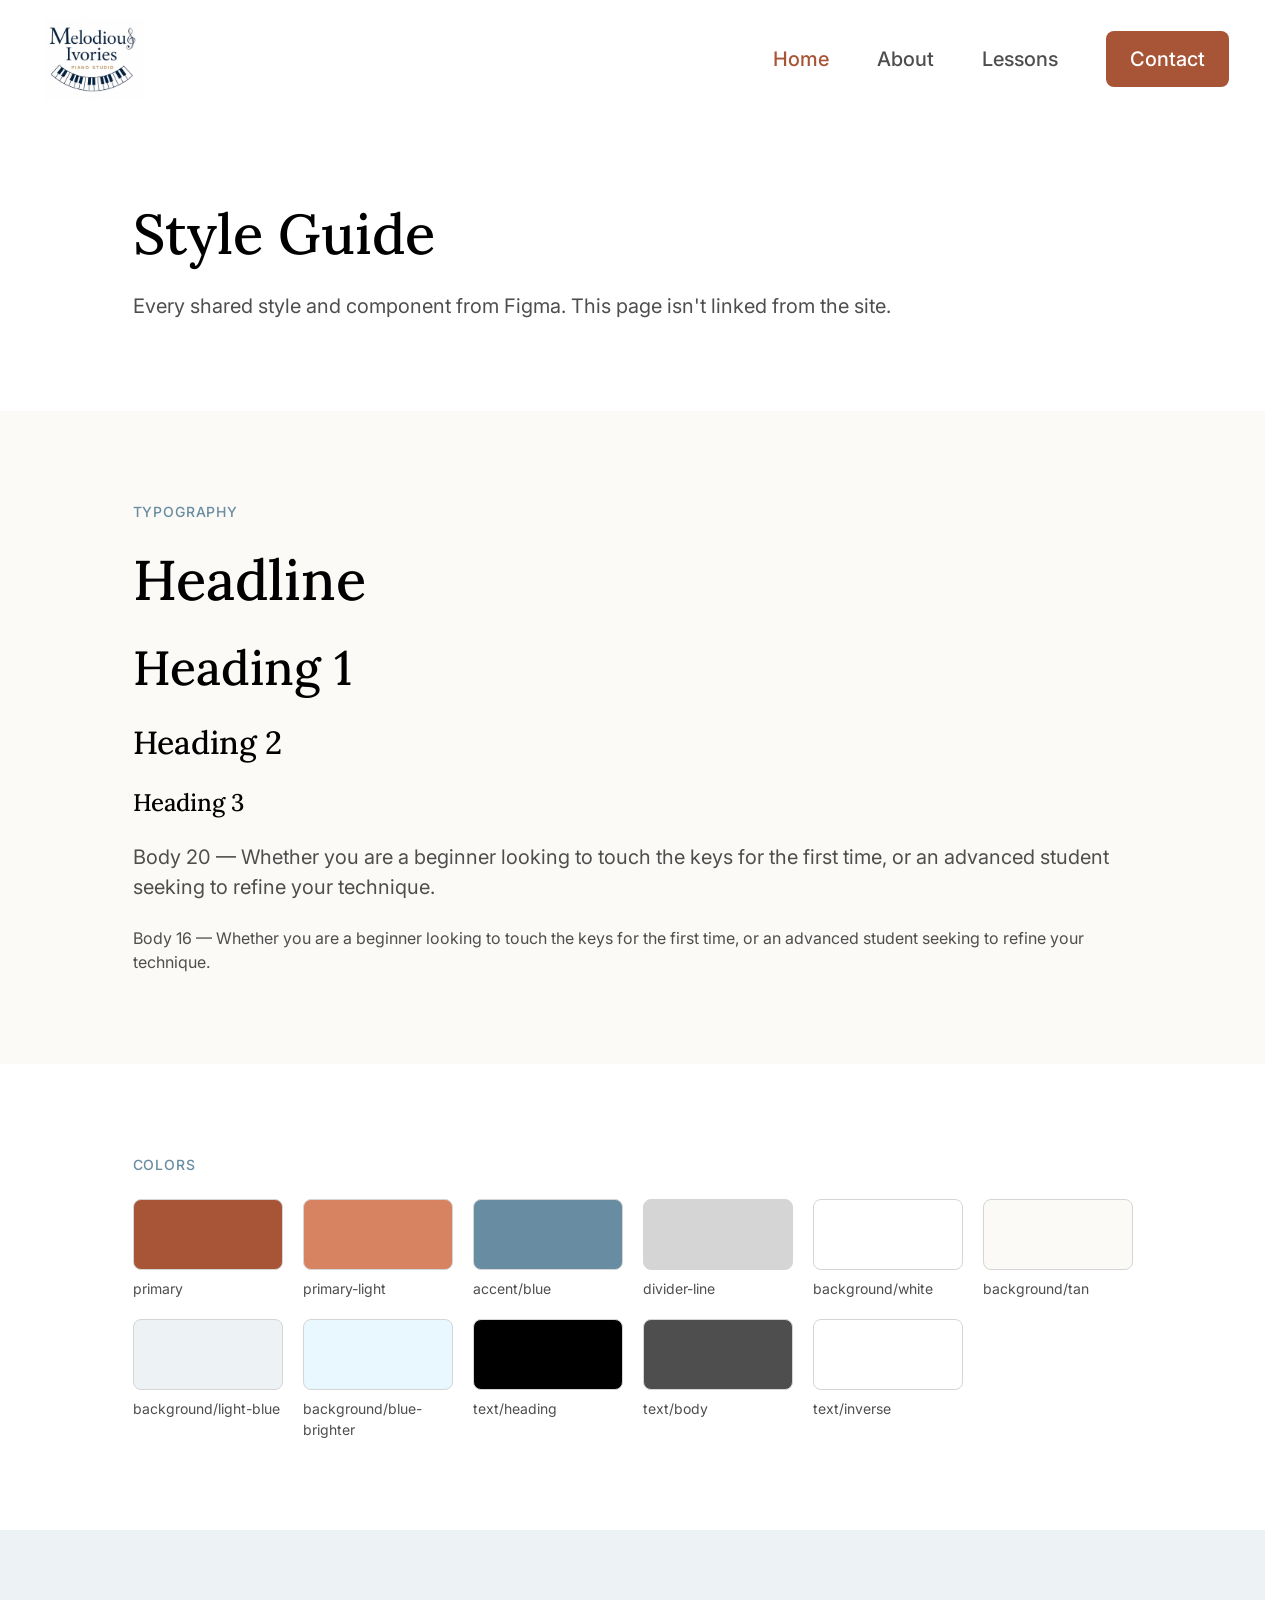
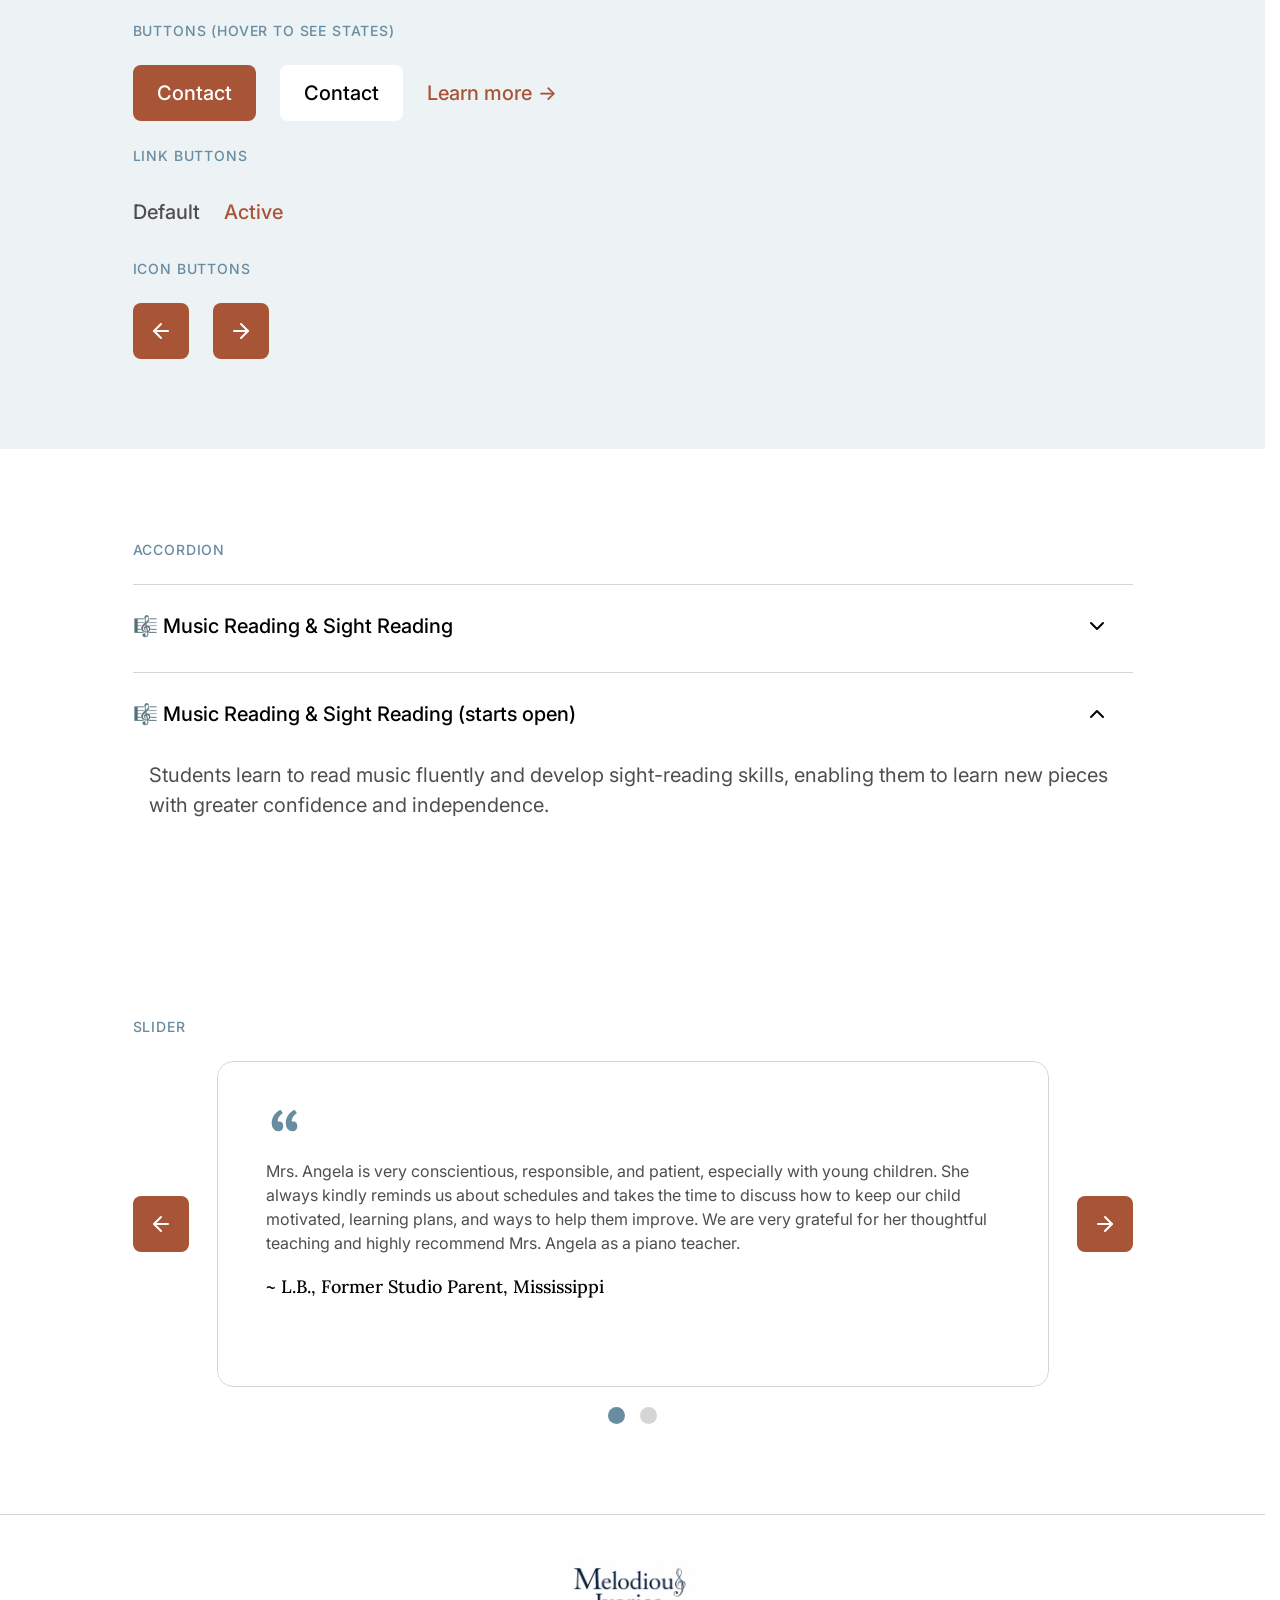
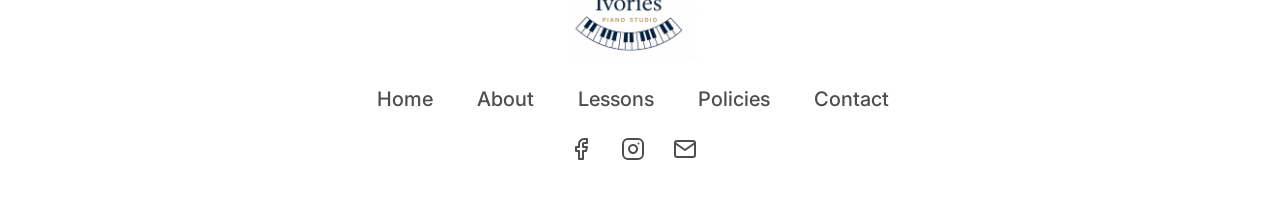
<file: styleguide.html>
<!doctype html>
<html lang="en">
<head>
  <meta charset="utf-8">
  <meta name="viewport" content="width=device-width, initial-scale=1">
  <meta name="robots" content="noindex">
  <title>Style Guide | Melodious Ivories</title>
  <link rel="icon" href="assets/images/logo.jpg">
  <link rel="preconnect" href="https://fonts.googleapis.com">
  <link rel="preconnect" href="https://fonts.gstatic.com" crossorigin>
  <link rel="stylesheet" href="https://fonts.googleapis.com/css2?family=Inter:wght@400;500&family=Lora:wght@500&display=swap">
  <link rel="stylesheet" href="css/tokens.css">
  <link rel="stylesheet" href="css/base.css">
  <link rel="stylesheet" href="css/components.css">
  <script src="js/site.js" defer></script>
  <style>
    /* Style-guide-only helpers (not part of the site) */
    .sg-block { display: flex; flex-direction: column; gap: 24px; }
    .sg-label { font-size: 14px; font-weight: 500; text-transform: uppercase; letter-spacing: 0.06em; color: var(--color-accent-blue); }
    .sg-row { display: flex; flex-wrap: wrap; align-items: center; gap: 24px; }
    .sg-swatches { display: grid; grid-template-columns: repeat(auto-fill, minmax(130px, 1fr)); gap: 20px; }
    .sg-swatch { display: flex; flex-direction: column; gap: 8px; font-size: 14px; }
    .sg-swatch span:first-child { height: 71px; border-radius: var(--radius-sm); border: 1px solid var(--color-divider-line); }
    .sg-on-tan { padding: 24px; background: var(--color-bg-tan); border-radius: var(--radius-sm); }
  </style>
</head>
<body>
  <site-header current="home"></site-header>

  <main>
    <section class="section">
      <div class="container sg-block">
        <h1 class="headline">Style Guide</h1>
        <p class="body-20">Every shared style and component from Figma. This page isn't linked from the site.</p>
      </div>
    </section>

    <section class="section section--tan">
      <div class="container sg-block">
        <p class="sg-label">Typography</p>
        <p class="headline">Headline</p>
        <p class="h1">Heading 1</p>
        <p class="h2">Heading 2</p>
        <p class="h3">Heading 3</p>
        <p class="body-20">Body 20 — Whether you are a beginner looking to touch the keys for the first time, or an advanced student seeking to refine your technique.</p>
        <p class="body-16">Body 16 — Whether you are a beginner looking to touch the keys for the first time, or an advanced student seeking to refine your technique.</p>
      </div>
    </section>

    <section class="section">
      <div class="container sg-block">
        <p class="sg-label">Colors</p>
        <div class="sg-swatches">
          <div class="sg-swatch"><span style="background:var(--color-primary)"></span><span>primary</span></div>
          <div class="sg-swatch"><span style="background:var(--color-primary-light)"></span><span>primary-light</span></div>
          <div class="sg-swatch"><span style="background:var(--color-accent-blue)"></span><span>accent/blue</span></div>
          <div class="sg-swatch"><span style="background:var(--color-divider-line)"></span><span>divider-line</span></div>
          <div class="sg-swatch"><span style="background:var(--color-bg-white)"></span><span>background/white</span></div>
          <div class="sg-swatch"><span style="background:var(--color-bg-tan)"></span><span>background/tan</span></div>
          <div class="sg-swatch"><span style="background:var(--color-bg-light-blue)"></span><span>background/light-blue</span></div>
          <div class="sg-swatch"><span style="background:var(--color-bg-blue-brighter)"></span><span>background/blue-brighter</span></div>
          <div class="sg-swatch"><span style="background:var(--color-text-heading)"></span><span>text/heading</span></div>
          <div class="sg-swatch"><span style="background:var(--color-text-body)"></span><span>text/body</span></div>
          <div class="sg-swatch"><span style="background:var(--color-text-inverse)"></span><span>text/inverse</span></div>
        </div>
      </div>
    </section>

    <section class="section section--light-blue">
      <div class="container sg-block">
        <p class="sg-label">Buttons (hover to see states)</p>
        <div class="sg-row">
          <a class="button button--primary" href="contact.html">Contact</a>
          <a class="button button--secondary" href="contact.html">Contact</a>
          <a class="button button--tertiary" href="about.html">Learn more <span class="button__arrow" aria-hidden="true">→</span></a>
        </div>

        <p class="sg-label">Link buttons</p>
        <div class="sg-row">
          <a class="link-button" href="#">Default</a>
          <a class="link-button is-active" href="#">Active</a>
        </div>

        <p class="sg-label">Icon buttons</p>
        <div class="sg-row">
          <button class="icon-button icon-button--prev" type="button" aria-label="Previous">
            <img src="assets/icons/arrow-right.svg" alt="" width="24" height="24">
          </button>
          <button class="icon-button" type="button" aria-label="Next">
            <img src="assets/icons/arrow-right.svg" alt="" width="24" height="24">
          </button>
        </div>
      </div>
    </section>

    <section class="section">
      <div class="container sg-block">
        <p class="sg-label">Accordion</p>
        <div class="accordion">
          <div class="accordion-item">
            <h3 class="accordion-item__heading">
              <button class="accordion-item__trigger" type="button">
                <span class="accordion-item__title">🎼 Music Reading &amp; Sight Reading</span>
                <img class="accordion-item__icon" src="assets/icons/chevron-down.svg" alt="" width="24" height="24">
              </button>
            </h3>
            <div class="accordion-item__panel">
              <div class="accordion-item__panel-inner">
                <p class="accordion-item__content">Students learn to read music fluently and develop sight-reading skills, enabling them to learn new pieces with greater confidence and independence.</p>
              </div>
            </div>
          </div>
          <div class="accordion-item is-open">
            <h3 class="accordion-item__heading">
              <button class="accordion-item__trigger" type="button">
                <span class="accordion-item__title">🎼 Music Reading &amp; Sight Reading (starts open)</span>
                <img class="accordion-item__icon" src="assets/icons/chevron-down.svg" alt="" width="24" height="24">
              </button>
            </h3>
            <div class="accordion-item__panel">
              <div class="accordion-item__panel-inner">
                <p class="accordion-item__content">Students learn to read music fluently and develop sight-reading skills, enabling them to learn new pieces with greater confidence and independence.</p>
              </div>
            </div>
          </div>
        </div>
      </div>
    </section>

    <section class="section">
      <div class="container sg-block">
        <p class="sg-label">Slider</p>
        <div class="slider" data-slider aria-label="Testimonials">
          <button class="icon-button icon-button--prev slider__prev" type="button" aria-label="Previous testimonial">
            <img src="assets/icons/arrow-right.svg" alt="" width="24" height="24">
          </button>
          <div class="slider__viewport">
            <div class="slider__track">
              <div class="slider__slide">
                <figure class="testimonial-card">
                  <img class="testimonial-card__quote" src="assets/icons/quote.svg" alt="" width="37" height="37">
                  <blockquote class="testimonial-card__text">Mrs. Angela is very conscientious, responsible, and patient, especially with young children. She always kindly reminds us about schedules and takes the time to discuss how to keep our child motivated, learning plans, and ways to help them improve. We are very grateful for her thoughtful teaching and highly recommend Mrs. Angela as a piano teacher.</blockquote>
                  <figcaption class="testimonial-card__author">~ L.B., Former Studio Parent, Mississippi</figcaption>
                </figure>
              </div>
              <div class="slider__slide">
                <figure class="testimonial-card">
                  <img class="testimonial-card__quote" src="assets/icons/quote.svg" alt="" width="37" height="37">
                  <blockquote class="testimonial-card__text">Mrs. Angela is a gifted pianist and dedicated teacher who inspires students through her patience, creativity, and encouragement. My daughter studied with her for over two years, beginning at age five. She looked forward to every lesson and developed a strong foundation in both piano technique and music theory. It's no surprise that many of Mrs. Angela's students have earned awards at local and state piano auditions. Although we were sad to see her move away, we remain grateful for the lasting impact she had on our daughter's musical journey.</blockquote>
                  <figcaption class="testimonial-card__author">~ W.W., Former Studio Parent, Mississippi</figcaption>
                </figure>
              </div>
            </div>
          </div>
          <button class="icon-button slider__next" type="button" aria-label="Next testimonial">
            <img src="assets/icons/arrow-right.svg" alt="" width="24" height="24">
          </button>
          <div class="slider__dots"></div>
        </div>
      </div>
    </section>
  </main>

  <site-footer></site-footer>
</body>
</html>
</file>
<file: css/tokens.css>
/* ==========================================================================
   Design tokens — mirrors the "styles and fonts" section in Figma.
   To add a new Figma style later, add a variable here and use it via var().
   ========================================================================== */

:root {
  /* ---- Colors ---------------------------------------------------------- */
  --color-primary: #a85436;
  --color-primary-light: #d78261;
  --color-accent-blue: #688ca1;
  --color-accent-peach: #fff7e8;
  --color-accent-tan: #f8eedc;
  --color-divider-line: #d5d5d5;

  --color-bg-white: #ffffff;
  --color-bg-tan: #fcfaf6;
  --color-bg-light-blue: #edf2f5;
  --color-bg-blue-brighter: #e9f7ff;

  --color-text-heading: #000000;
  --color-text-body: #4e4e4e;
  --color-text-inverse: #ffffff;

  /* Secondary button hover (used in the Button component, not a named style) */
  --color-white-button-hover: #f3f3f3;

  /* ---- Font families --------------------------------------------------- */
  --font-heading: "Lora", Georgia, "Times New Roman", serif;
  --font-body: "Inter", system-ui, -apple-system, "Segoe UI", Roboto, sans-serif;
  --font-quote: "Cormorant Garamond", Georgia, serif;

  /* ---- Type scale (desktop values; reduced at breakpoints below) -------- */
  --fs-headline: 56px;   /* Headline  — Lora Medium, 1.2 */
  --fs-h1: 48px;         /* Heading 1 — Lora Medium */
  --fs-h2: 32px;         /* Heading 2 — Lora Medium */
  --fs-h3: 24px;         /* Heading 3 — Lora Medium */
  --fs-body-20: 20px;    /* Body 20   — Inter Regular, 1.5 */
  --fs-body-16: 16px;    /* Body 16   — Inter Regular, 1.5 */
  --fs-link: 20px;       /* link text — Inter Medium */

  /* ---- Layout ---------------------------------------------------------- */
  --content-width: 1000px;
  --gutter: 24px;          /* side padding around content */
  --section-pad-y: 90px;   /* top/bottom padding of a web-section */

  --radius-sm: 8px;
  --radius-lg: 16px;

  --ease: cubic-bezier(0.22, 1, 0.36, 1);
  --duration: 200ms;
}

/* Breakpoints (from the Figma overview):
   mobile  ≤ 400px
   tablet  401px – 1000px
   desktop > 1000px                                                         */

@media (max-width: 1000px) {
  :root {
    --fs-headline: 44px;
    --fs-h1: 40px;
    --fs-h2: 28px;
    --fs-h3: 22px;
    --section-pad-y: 74px;
  }
}

@media (max-width: 400px) {
  :root {
    --fs-headline: 36px;
    --fs-h1: 32px;
    --fs-h2: 26px;
    --fs-h3: 20px;
    --fs-body-20: 18px;
    --fs-link: 18px;
    --gutter: 16px;
    --section-pad-y: 58px;
  }
}
</file>
<file: css/base.css>
/* ==========================================================================
   Base — reset, typography classes, layout helpers
   ========================================================================== */

*,
*::before,
*::after {
  box-sizing: border-box;
}

html {
  -webkit-text-size-adjust: 100%;
  scroll-behavior: smooth;
  /* Keeps layout from shifting when the mobile menu locks scrolling */
  scrollbar-gutter: stable;
}

body {
  margin: 0;
  min-height: 100vh;
  display: flex;
  flex-direction: column;
  overflow-x: hidden;
  background: var(--color-bg-white);
  color: var(--color-text-body);
  font-family: var(--font-body);
  font-size: var(--fs-body-16);
  line-height: 1.5;
  -webkit-font-smoothing: antialiased;
}

main {
  flex: 1;
}

h1, h2, h3, h4, p, ul, ol, figure, blockquote {
  margin: 0;
}

img,
svg {
  display: block;
  max-width: 100%;
}

a {
  color: inherit;
}

button {
  font: inherit;
  color: inherit;
}

:focus-visible {
  outline: 2px solid var(--color-accent-blue);
  outline-offset: 3px;
}

/* ---- Typography (one class per Figma text style) ----------------------- */

.headline,
.h1,
.h2,
.h3 {
  font-family: var(--font-heading);
  font-weight: 500;
  color: var(--color-text-heading);
  line-height: normal;
  overflow-wrap: break-word;
}

.headline { font-size: var(--fs-headline); line-height: 1.2; }
.h1       { font-size: var(--fs-h1); }
.h2       { font-size: var(--fs-h2); }
.h3       { font-size: var(--fs-h3); }

.body-20,
.body-16 {
  font-family: var(--font-body);
  font-weight: 400;
  line-height: 1.5;
  color: var(--color-text-body);
}

.body-20 { font-size: var(--fs-body-20); }
.body-16 { font-size: var(--fs-body-16); }

/* ---- Layout ------------------------------------------------------------ */

/* Full-width band; matches "web-section" frames in Figma */
.section {
  padding-block: var(--section-pad-y);
}

.section--tan        { background: var(--color-bg-tan); }
.section--light-blue { background: var(--color-bg-light-blue); }
.section--blue       { background: var(--color-bg-blue-brighter); }

/* 1000px centered column; matches "content-container" frames in Figma */
.container {
  width: 100%;
  max-width: calc(var(--content-width) + var(--gutter) * 2);
  margin-inline: auto;
  padding-inline: var(--gutter);
}

.visually-hidden {
  position: absolute !important;
  width: 1px;
  height: 1px;
  padding: 0;
  margin: -1px;
  overflow: hidden;
  clip: rect(0, 0, 0, 0);
  white-space: nowrap;
  border: 0;
}

@media (prefers-reduced-motion: reduce) {
  html { scroll-behavior: auto; }
  *,
  *::before,
  *::after {
    animation-duration: 0.01ms !important;
    transition-duration: 0.01ms !important;
  }
}
</file>
<file: css/components.css>
/* ==========================================================================
   Shared components (Figma "components" section)
   ========================================================================== */

/* ---------------------------------------------------------------------------
   Button — Type: primary | secondary | tertiary, State: default | hover
   ------------------------------------------------------------------------- */

.button {
  display: inline-flex;
  align-items: center;
  justify-content: center;
  gap: 0.3em;
  padding: 16px 24px;
  border: 0;
  border-radius: var(--radius-sm);
  font-family: var(--font-body);
  font-size: var(--fs-link);
  font-weight: 500;
  line-height: normal;
  text-decoration: none;
  white-space: nowrap;
  cursor: pointer;
  transition:
    background-color var(--duration) ease,
    color var(--duration) ease,
    transform var(--duration) ease;
}

.button:active {
  transform: scale(0.97);
}

.button--primary {
  background: var(--color-primary);
  color: var(--color-text-inverse);
}
.button--primary:hover {
  background: var(--color-primary-light);
}

.button--secondary {
  background: var(--color-bg-white);
  color: var(--color-text-heading);
}
.button--secondary:hover {
  background: var(--color-white-button-hover);
  color: var(--color-text-body);
}

.button--tertiary {
  padding-inline: 0;
  background: none;
  color: var(--color-primary);
}
.button--tertiary:hover {
  color: var(--color-primary-light);
}
.button--tertiary:active {
  transform: none;
}

/* Optional: wrap the arrow in tertiary buttons so it nudges on hover */
.button__arrow {
  display: inline-block;
  transition: transform var(--duration) var(--ease);
}
.button:hover .button__arrow {
  transform: translateX(4px);
}

/* ---------------------------------------------------------------------------
   Link button — used in the navigation bar and footer
   State: default | hover | active (current page)
   ------------------------------------------------------------------------- */

.link-button {
  display: inline-flex;
  align-items: center;
  justify-content: center;
  padding-block: 10px;
  font-family: var(--font-body);
  font-size: var(--fs-link);
  font-weight: 500;
  line-height: normal;
  color: var(--color-text-body);
  text-decoration: none;
  white-space: nowrap;
  transition: color var(--duration) ease;
}

.link-button:hover,
.link-button.is-active {
  color: var(--color-primary);
}

/* ---------------------------------------------------------------------------
   Icon button — used in the slider
   ------------------------------------------------------------------------- */

.icon-button {
  display: inline-flex;
  align-items: center;
  justify-content: center;
  flex-shrink: 0;
  padding: 16px;
  border: 0;
  border-radius: var(--radius-sm);
  background: var(--color-primary);
  cursor: pointer;
  transition:
    background-color var(--duration) ease,
    transform var(--duration) ease;
}

.icon-button:hover {
  background: var(--color-primary-light);
}

.icon-button:active {
  transform: scale(0.94);
}

/* Left-pointing variant reuses the same arrow-right icon */
.icon-button--prev img {
  transform: rotate(180deg);
}

/* ---------------------------------------------------------------------------
   Logo — the source image has whitespace, so it is cropped exactly as in Figma
   ------------------------------------------------------------------------- */

.logo {
  position: relative;
  display: block;
  flex-shrink: 0;
  width: var(--logo-box-w);
  height: var(--logo-box-h);
}

.logo__crop {
  position: absolute;
  left: 50%;
  top: 50%;
  width: var(--logo-w);
  height: var(--logo-h);
  overflow: hidden;
  transform: translate(-50%, -50%);
}

.logo__crop img {
  position: absolute;
  left: -22.72%;
  top: -16.69%;
  width: 140.47%;
  height: 120.11%;
  max-width: none;
}

/* ---------------------------------------------------------------------------
   Navigation bar
   ------------------------------------------------------------------------- */

site-header {
  display: block;
  min-height: 110px;
}

.site-header {
  --logo-box-w: 116px;
  --logo-box-h: 86px;
  --logo-w: 99px;
  --logo-h: 81px;

  position: relative;
  z-index: 50;
  background: var(--color-bg-white);
}

.site-header__bar {
  display: flex;
  align-items: center;
  justify-content: space-between;
  gap: 24px;
  padding: 16px 36px 8px;
}

.site-nav__list {
  display: flex;
  align-items: center;
  gap: 48px;
  padding: 0;
  list-style: none;
}

/* Hamburger / close toggle — three bars that morph into an X */
.menu-toggle {
  display: none;
  position: relative;
  width: 44px;
  height: 44px;
  padding: 0;
  border: 0;
  border-radius: var(--radius-sm);
  background: none;
  cursor: pointer;
  transition: background-color var(--duration) ease;
}

.menu-toggle:hover {
  background: var(--color-bg-tan);
}

.menu-toggle__bar {
  position: absolute;
  left: 10px;
  width: 24px;
  height: 2px;
  border-radius: 2px;
  background: var(--color-text-heading);
  transition:
    transform 350ms var(--ease),
    opacity 200ms ease;
}

.menu-toggle__bar:nth-child(1) { top: 15px; }
.menu-toggle__bar:nth-child(2) { top: 21px; }
.menu-toggle__bar:nth-child(3) { top: 27px; }

.mobile-menu.is-open .menu-toggle__bar:nth-child(1) {
  transform: translateY(6px) rotate(45deg);
}
.mobile-menu.is-open .menu-toggle__bar:nth-child(2) {
  opacity: 0;
  transform: scaleX(0);
}
.mobile-menu.is-open .menu-toggle__bar:nth-child(3) {
  transform: translateY(-6px) rotate(-45deg);
}

/* Full-screen menu page */
.mobile-menu {
  position: fixed;
  inset: 0;
  z-index: 1000;
  display: flex;
  flex-direction: column;
  overflow-y: auto;
  background: var(--color-bg-white);
  opacity: 0;
  visibility: hidden;
  transition:
    opacity 300ms ease,
    visibility 0s linear 300ms;
}

.mobile-menu.is-open {
  opacity: 1;
  visibility: visible;
  transition:
    opacity 300ms ease,
    visibility 0s;
}

.mobile-menu__list {
  display: flex;
  flex-direction: column;
  margin: 0;
  padding: 24px var(--gutter) 0;
  list-style: none;
}

.mobile-menu__list > li {
  opacity: 0;
  transform: translateY(16px);
  transition:
    opacity 300ms ease,
    transform 450ms var(--ease);
}

.mobile-menu.is-open .mobile-menu__list > li {
  opacity: 1;
  transform: none;
  transition-delay: calc(80ms + var(--i, 0) * 60ms);
}

.mobile-menu__link {
  display: block;
  padding: 18px 0;
  border-bottom: 1px solid var(--color-divider-line);
  font-family: var(--font-heading);
  font-size: var(--fs-h2);
  font-weight: 500;
  color: var(--color-text-heading);
  text-decoration: none;
  transition: color var(--duration) ease, padding-left 300ms var(--ease);
}

.mobile-menu__link:hover {
  color: var(--color-primary);
  padding-left: 8px;
}

.mobile-menu__link.is-active {
  color: var(--color-primary);
}

.mobile-menu__cta {
  padding-top: 32px;
}

.mobile-menu__cta .button {
  width: 100%;
}

.mobile-menu__social {
  margin-top: auto;
  padding: 40px var(--gutter);
}

/* Switch to the hamburger once the full nav no longer fits */
@media (max-width: 720px) {
  site-header {
    min-height: 88px;
  }

  .site-header {
    --logo-box-w: 87px;
    --logo-box-h: 64px;
    --logo-w: 74px;
    --logo-h: 61px;
  }

  .site-header__bar {
    padding: 12px max(var(--gutter), 16px);
  }

  .site-header .site-nav {
    display: none;
  }

  .menu-toggle {
    display: block;
  }
}

/* ---------------------------------------------------------------------------
   Footer
   ------------------------------------------------------------------------- */

.site-footer {
  --logo-box-w: 128.7px;
  --logo-box-h: 105.74px;
  --logo-w: 128.7px;
  --logo-h: 105.74px;

  display: flex;
  flex-direction: column;
  align-items: center;
  gap: 16px;
  padding: 40px var(--gutter);
  border-top: 1px solid var(--color-divider-line);
  background: var(--color-bg-white);
}

.site-footer__links {
  display: flex;
  flex-wrap: wrap;
  justify-content: center;
  column-gap: 44px;
  padding: 0;
  list-style: none;
}

.social-links {
  display: flex;
  align-items: center;
  gap: 28px;
  padding: 0;
  list-style: none;
}

.social-links a {
  display: block;
  padding: 4px;
  margin: -4px;
  border-radius: 4px;
  transition: transform var(--duration) var(--ease), opacity var(--duration) ease;
}

.social-links a:hover {
  transform: translateY(-2px);
  opacity: 0.7;
}

@media (max-width: 720px) {
  .site-footer__links {
    column-gap: 28px;
  }
}

@media (max-width: 400px) {
  .site-footer__links {
    column-gap: 20px;
  }
}

/* ---------------------------------------------------------------------------
   Accordion item — state: closed | open (toggled by click)
   ------------------------------------------------------------------------- */

.accordion-item {
  border-top: 1px solid var(--color-divider-line);
}

.accordion-item__heading {
  margin: 0;
  font: inherit;
}

.accordion-item__trigger {
  display: flex;
  align-items: flex-start;
  justify-content: space-between;
  gap: 16px;
  width: 100%;
  min-height: 87px;
  padding: 29px 24px 29px 0;
  border: 0;
  background: none;
  text-align: left;
  cursor: pointer;
}

.accordion-item__title {
  font-family: var(--font-body);
  font-size: var(--fs-link);
  font-weight: 500;
  line-height: normal;
  color: var(--color-text-heading);
  transition: color var(--duration) ease;
}

.accordion-item__trigger:hover .accordion-item__title {
  color: var(--color-primary);
}

.accordion-item__icon {
  flex-shrink: 0;
  transition: transform 350ms var(--ease);
}

.accordion-item.is-open .accordion-item__icon {
  transform: rotate(180deg);
}

/* Smooth height animation using the grid 0fr → 1fr technique */
.accordion-item__panel {
  display: grid;
  grid-template-rows: 0fr;
  transition: grid-template-rows 350ms var(--ease);
}

.accordion-item.is-open .accordion-item__panel {
  grid-template-rows: 1fr;
}

.accordion-item__panel-inner {
  overflow: hidden;
  min-height: 0;
}

.accordion-item__content {
  padding: 0 16px 16px;
  font-size: var(--fs-body-20);
  line-height: 1.5;
  color: var(--color-text-body);
  opacity: 0;
  transition: opacity 250ms ease;
}

.accordion-item.is-open .accordion-item__content {
  opacity: 1;
  transition-delay: 100ms;
}

@media (max-width: 400px) {
  .accordion-item__trigger {
    min-height: 0;
    padding: 22px 4px 22px 0;
  }
  .accordion-item__content {
    padding-inline: 0;
  }
}

/* ---------------------------------------------------------------------------
   Slider (carousel)
   ------------------------------------------------------------------------- */

.slider {
  --slide-gap: 28px;

  display: grid;
  grid-template-columns: 56px minmax(0, 1fr) 56px;
  grid-template-areas:
    "prev viewport next"
    ".    dots     .   ";
  align-items: center;
  column-gap: 28px;
  row-gap: 20px;
}

.slider__prev     { grid-area: prev; }
.slider__next     { grid-area: next; }
.slider__viewport { grid-area: viewport; }
.slider__dots     { grid-area: dots; }

.slider__viewport {
  overflow: hidden;
  border-radius: var(--radius-lg);
  touch-action: pan-y;
  cursor: grab;
}

.slider__viewport.is-dragging {
  cursor: grabbing;
}

.slider__track {
  display: flex;
  gap: var(--slide-gap);
  transition: transform 550ms var(--ease);
  will-change: transform;
}

.slider__viewport.is-dragging .slider__track {
  transition: none;
}

.slider__slide {
  flex: 0 0 100%;
  display: flex;
  transition: opacity 550ms ease;
}

.slider__slide[aria-hidden="true"] {
  opacity: 0.4;
}

.slider__slide > * {
  flex: 1;
}

.slider__dots {
  display: flex;
  justify-content: center;
  gap: 15px;
}

.slider__dot {
  position: relative;
  width: 17px;
  height: 17px;
  padding: 0;
  border: 0;
  border-radius: 50%;
  background: var(--color-divider-line);
  cursor: pointer;
  transition: background-color 300ms ease, transform var(--duration) ease;
}

/* Larger invisible hit area for touch */
.slider__dot::after {
  content: "";
  position: absolute;
  inset: -8px;
}

.slider__dot:hover {
  transform: scale(1.15);
}

.slider__dot[aria-current="true"] {
  background: var(--color-accent-blue);
}

/* Testimonial card (slide content) */
.testimonial-card {
  display: flex;
  flex-direction: column;
  gap: 20px;
  margin: 0;
  padding: 40px 48px;
  border: 1px solid var(--color-divider-line);
  border-radius: var(--radius-lg);
  background: var(--color-bg-white);
  user-select: none;
}

.testimonial-card__quote {
  flex-shrink: 0;
}

.testimonial-card__text {
  font-size: var(--fs-body-16);
  line-height: 1.5;
  color: var(--color-text-body);
}

.testimonial-card__author {
  font-family: var(--font-heading);
  font-size: 18px;
  font-weight: 500;
  line-height: normal;
  color: var(--color-text-heading);
}

/* Narrow screens: arrows move below the card, beside the dots */
@media (max-width: 700px) {
  .slider {
    column-gap: 12px;
    grid-template-areas:
      "viewport viewport viewport"
      "prev     dots     next";
  }

  .testimonial-card {
    padding: 28px 24px;
  }
}

/* ---------------------------------------------------------------------------
   Quote card — light-blue box with a quotation (About, Contact)
   Pages using it load the Cormorant Garamond font.
   ------------------------------------------------------------------------- */

.quote-card {
  display: flex;
  flex-direction: column;
  gap: 16px;
  margin: 0;
  padding: 22px 20px;
  border-radius: var(--radius-sm);
  background: var(--color-bg-light-blue);
}

.quote-card__text {
  font-family: var(--font-quote);
  font-size: 24px;
  font-style: italic;
  font-weight: 400;
  line-height: 1.5;
  color: var(--color-text-heading);
}

.quote-card__author {
  font-family: var(--font-quote);
  font-size: 24px;
  font-weight: 500;
  line-height: normal;
  color: var(--color-text-heading);
}

/* ---------------------------------------------------------------------------
   Page banner — photo strip with page title (Lessons, Policies)
   ------------------------------------------------------------------------- */

.page-banner {
  position: relative;
  display: flex;
  flex-direction: column;
  justify-content: flex-end;
  min-height: 277px;
  padding: 120px var(--gutter) 60px;
  overflow: hidden;
  isolation: isolate;
  background: var(--color-bg-white);
}

.page-banner__image {
  position: absolute;
  inset: 0;
  z-index: -2;
  width: 100%;
  height: 100%;
  max-width: none;
  object-fit: cover;
  object-position: var(--banner-focus, center 40%);
}

.page-banner::before {
  content: "";
  position: absolute;
  inset: 0;
  z-index: -1;
  background: linear-gradient(
    90deg,
    rgba(0, 0, 0, 0.6) 0%,
    rgba(21, 21, 21, 0.54) 38.25%,
    rgba(102, 102, 102, 0.07) 100%
  );
}

.page-banner__content {
  width: 100%;
  max-width: var(--content-width);
  margin-inline: auto;
}

.page-banner__text {
  display: flex;
  flex-direction: column;
  gap: 6px;
  max-width: 700px;
}

.page-banner__text .h1,
.page-banner__text .body-20 {
  color: var(--color-text-inverse);
}

@media (max-width: 700px) {
  .page-banner {
    min-height: 240px;
    padding-top: 96px;
    padding-bottom: 48px;
  }

  .page-banner::before {
    background: linear-gradient(90deg, rgba(0, 0, 0, 0.68) 0%, rgba(21, 21, 21, 0.6) 60%, rgba(30, 30, 30, 0.5) 100%);
  }
}
</file>
<file: css/home.css>
/* ==========================================================================
   Home page
   ========================================================================== */

.section--divided {
  border-bottom: 1px solid var(--color-divider-line);
}

/* ---- Banner ------------------------------------------------------------ */

.home-banner {
  position: relative;
  display: flex;
  flex-direction: column;
  justify-content: flex-end;
  min-height: 587px;
  padding: 241px var(--gutter) 60px;
  overflow: hidden;
  isolation: isolate;
}

.home-banner__image {
  position: absolute;
  inset: 0;
  z-index: -2;
  width: 100%;
  height: 100%;
  max-width: none;
  object-fit: cover;
  /* Keeps the girl's face in frame at every width */
  object-position: 46% 60%;
}

.home-banner::before {
  content: "";
  position: absolute;
  inset: 0;
  z-index: -1;
  background: linear-gradient(
    93.25deg,
    rgba(0, 0, 0, 0.6) 2.25%,
    rgba(4, 4, 4, 0.6) 38.93%,
    rgba(216, 216, 216, 0) 99.22%
  );
}

.home-banner__content {
  display: flex;
  flex-direction: column;
  gap: 24px;
  width: 100%;
  max-width: var(--content-width);
  margin-inline: auto;
}

.home-banner__text {
  display: flex;
  flex-direction: column;
  gap: 12px;
  max-width: 750px;
}

.home-banner__text .headline,
.home-banner__text .body-20 {
  color: var(--color-text-inverse);
}

.home-banner__buttons {
  display: flex;
  flex-wrap: wrap;
  gap: 24px;
}

@media (max-width: 1000px) {
  .home-banner {
    min-height: 0;
    padding-top: 200px;
  }
}

@media (max-width: 700px) {
  .home-banner {
    padding-top: 180px;
    padding-bottom: 48px;
  }

  /* Text spans the full width here: a lighter fade from below keeps it legible */
  .home-banner::before {
    background:
      linear-gradient(0deg, rgba(0, 0, 0, 0.45) 0%, rgba(0, 0, 0, 0.15) 55%, rgba(0, 0, 0, 0) 80%),
      linear-gradient(93.25deg, rgba(0, 0, 0, 0.35) 2.25%, rgba(4, 4, 4, 0.3) 38.93%, rgba(216, 216, 216, 0) 99.22%);
  }

  .home-banner__text {
    text-shadow: 0 1px 14px rgba(0, 0, 0, 0.45);
  }

  .home-banner__buttons {
    gap: 16px;
  }
}

@media (max-width: 400px) {
  .home-banner {
    padding-top: 140px;
  }
}

/* ---- Section 1: welcome ------------------------------------------------ */

.welcome {
  display: flex;
  align-items: flex-start;
  gap: 61px;
}

.welcome__text {
  display: flex;
  flex: 1 1 0;
  flex-direction: column;
  align-items: flex-start;
  gap: 24px;
  min-width: 0;
}

.welcome__copy {
  display: flex;
  flex-direction: column;
  gap: 16px;
}

/* Circle crop of the photo, positioned as in Figma */
.welcome__photo {
  flex-shrink: 0;
  width: 389px;
  max-width: 100%;
  aspect-ratio: 1;
  overflow: hidden;
  border-radius: 50%;
}

.welcome__photo img {
  width: 100%;
  height: auto;
  aspect-ratio: 389 / 578;
  max-width: none;
  margin-top: -9.254%; /* 36px of 389px */
  object-fit: cover;
}

@media (max-width: 800px) {
  .welcome {
    flex-direction: column;
    align-items: center;
    gap: 40px;
  }

  .welcome__text {
    align-self: stretch;
  }
}

/* ---- Section 2: who Angela teaches ------------------------------------- */

.teaches {
  display: flex;
  flex-direction: column;
  gap: 36px;
}

.squares-wrap {
  container-type: inline-size;
}

/* Below 881px (3 × 275px + gaps) squares stop stretching and wrap at 275px */
.squares {
  display: flex;
  flex-wrap: wrap;
  justify-content: center;
  gap: 20px 28px;
  padding: 0;
  list-style: none;
}

.square {
  display: flex;
  flex: 0 0 275px;
  flex-direction: column;
  gap: 24px;
  min-height: 330px;
  padding: 36px 26px 60px;
  border-radius: 14px;
  overflow-wrap: break-word;
}

@container (min-width: 881px) {
  .square {
    flex: 1 1 0;
  }
}

/* Very narrow phones: never wider than the screen */
@container (max-width: 275px) {
  .square {
    flex-basis: 100%;
  }
}

.square--peach      { background: var(--color-accent-peach); }
.square--tan        { background: var(--color-accent-tan); }
.square--light-blue { background: var(--color-bg-light-blue); }

/* ---- Section 3: testimonials ------------------------------------------- */

.testimonials {
  display: flex;
  flex-direction: column;
  gap: 56px;
}

.testimonials > .h2 {
  text-align: center;
}

@media (max-width: 700px) {
  .testimonials {
    gap: 36px;
  }
}

/* ---- Section 4: call to action + picture group ------------------------- */

.cta {
  display: flex;
  align-items: flex-start;
  justify-content: space-between;
  gap: 40px;
}

.cta__text {
  display: flex;
  flex-direction: column;
  align-items: flex-start;
  gap: 24px;
  width: 300px;
  flex-shrink: 0;
}

.picture-group {
  max-width: 100%;
  display: flex;
  flex-wrap: wrap;
  justify-content: center;
  align-items: center;
  gap: 24px;
}

/* Fixed sizes from Figma; max-width only kicks in on screens narrower than a photo */
.picture {
  position: relative;
  flex-shrink: 0;
  height: auto;
  max-width: 100%;
  overflow: hidden;
  border: 7px solid var(--color-bg-light-blue);
}

.picture img {
  position: absolute;
  max-width: none;
}

.picture--students {
  width: 324.8px;
  aspect-ratio: 324.8 / 240;
  border-radius: 22.05px;
}

.picture--students img {
  inset: 0;
  width: 100%;
  height: 100%;
  object-fit: cover;
}

.picture--steinway {
  width: 206.07px;
  aspect-ratio: 206.07 / 240;
  border-radius: 15.69px;
}

.picture--steinway img {
  left: -1.48%;
  top: -15.18%;
  width: 103.64%;
  height: 115.18%;
}

/* Text above pictures once both no longer fit side by side */
@media (max-width: 950px) {
  .cta {
    flex-direction: column;
    align-items: center;
    text-align: center;
  }

  .cta__text {
    align-items: center;
  }
}

@media (max-width: 400px) {
  .cta__text {
    width: 100%;
  }
}
</file>
<file: css/about.css>
/* ==========================================================================
   About page
   ========================================================================== */

/* ---- Section 1: photo + quote, header + bio ----------------------------- */

.about-intro {
  display: flex;
  align-items: flex-start;
  gap: 72px;
}

.about-bio {
  display: flex;
  flex: 1 1 0;
  flex-direction: column;
  gap: 23px;
  min-width: 0;
}

.about-bio__text {
  display: flex;
  flex-direction: column;
  gap: 24px; /* one blank line between paragraphs, as in Figma */
}

/* Photo + quote sit on the left on wider screens (bio comes first in the HTML
   so it reads first when stacked on mobile) */
.about-side {
  order: -1;
  display: flex;
  flex-direction: column;
  gap: 51px;
  width: 307px;
  max-width: 100%;
  flex-shrink: 0;
}

.headshot {
  position: relative;
  width: 100%;
  aspect-ratio: 307 / 423;
  overflow: hidden;
  border-radius: var(--radius-sm);
}

.headshot img {
  position: absolute;
  left: -0.06%;
  top: -15.25%;
  width: 105.98%;
  height: 115.25%;
  max-width: none;
}

@media (max-width: 1000px) {
  .about-intro {
    gap: 40px;
  }
}

@media (max-width: 760px) {
  .about-intro {
    flex-direction: column;
    align-items: center;
    gap: 48px;
  }

  .about-bio {
    align-self: stretch;
  }

  .about-side {
    order: 0;
    gap: 32px;
  }
}

/* ---- Section 2: teaching philosophy ------------------------------------ */

.philosophy {
  display: flex;
  flex-direction: column;
  align-items: center;
  gap: 36px;
  text-align: center;
}

.philosophy__text {
  display: flex;
  flex-direction: column;
  gap: 24px;
  width: 100%;
  max-width: 795px;
}

/* ---- Section 3: call to action ----------------------------------------- */

.about-cta {
  display: flex;
  flex-direction: column;
  align-items: center;
  gap: 36px;
  text-align: center;
}
</file>
<file: css/contact.css>
/* ==========================================================================
   Contact page
   ========================================================================== */

/* ---- Section 1: how to contact ------------------------------------------ */

.how-to {
  display: flex;
  align-items: flex-start;
  justify-content: space-between;
  gap: 40px;
}

.how-to__text {
  display: flex;
  flex: 0 1 492px;
  flex-direction: column;
  gap: 20px;
  min-width: 0;
}

/* Fixed width from Figma (shrinks only on screens narrower than the card) */
.contact-card {
  display: flex;
  flex-direction: column;
  gap: 25px;
  flex-shrink: 0;
  max-width: 100%;
  margin: 0;
  padding: 34px 40px;
  border-radius: 14px;
  background: var(--color-bg-tan);
  list-style: none;
}

.contact-card__link {
  display: flex;
  align-items: center;
  gap: 20px;
  font-size: var(--fs-body-20);
  line-height: 1.5;
  color: var(--color-text-heading);
  text-decoration: none;
  overflow-wrap: anywhere;
  transition: color var(--duration) ease;
}

.contact-card__link img {
  flex-shrink: 0;
}

.contact-card__link:hover {
  color: var(--color-primary);
  text-decoration: underline;
  text-underline-offset: 4px;
}

@media (max-width: 760px) {
  .how-to {
    flex-direction: column;
    align-items: center;
  }

  .how-to__text {
    flex-basis: auto;
    align-self: stretch;
  }
}

@media (max-width: 400px) {
  .contact-card {
    padding: 28px 24px;
  }

  .contact-card__link {
    gap: 14px;
  }
}

/* ---- Section 2: form ---------------------------------------------------- */

.form-section {
  display: flex;
  align-items: flex-start;
  justify-content: space-between;
  gap: 40px;
}

.form-section__title {
  flex: 0 0 300px;
}

.form-embed {
  flex: 0 1 635px;
  min-width: 0;
  overflow: hidden;
  border-radius: 17px;
  background: var(--color-bg-white);
}

/* Measured form height: ~795px wide, ~940px on the narrowest phones, plus
   room for "required question" messages so the form never scrolls inside */
.form-embed iframe {
  display: block;
  width: 100%;
  height: 900px;
  border: 0;
}

@media (max-width: 1000px) {
  .form-section {
    flex-direction: column;
    gap: 32px;
  }

  .form-section__title {
    flex-basis: auto;
  }

  .form-embed {
    flex-basis: auto;
    width: 100%;
  }
}

@media (max-width: 600px) {
  .form-embed iframe {
    height: 1040px;
  }
}

/* ---- Section 3: location + quote --------------------------------------- */

.location-section {
  display: flex;
  flex-direction: column;
  gap: 56px;
}

.location {
  display: flex;
  align-items: flex-start;
  justify-content: space-between;
  gap: 40px;
}

.location__text {
  display: flex;
  flex: 0 1 492px;
  flex-direction: column;
  gap: 20px;
  min-width: 0;
}

/* Map sits on the left on wide screens; the heading reads first when stacked */
.location__map {
  order: -1;
  flex: 0 1 421px;
  min-width: 0;
  aspect-ratio: 421 / 374;
  overflow: hidden;
  border-radius: var(--radius-sm);
}

.location__map img {
  width: 100%;
  height: 100%;
  object-fit: cover;
}

@media (max-width: 760px) {
  .location {
    flex-direction: column;
    gap: 32px;
  }

  .location__text {
    flex-basis: auto;
  }

  .location__map {
    order: 0;
    flex-basis: auto;
    width: 100%;
  }
}

.quote-card--centered {
  align-items: center;
  text-align: center;
}

/* ---- Banner ------------------------------------------------------------ */

.contact-banner {
  position: relative;
  display: flex;
  flex-direction: column;
  justify-content: flex-end;
  min-height: 277px;
  padding: 120px var(--gutter) 60px;
  overflow: hidden;
  isolation: isolate;
  background: var(--color-bg-light-blue);
}

.contact-banner__content {
  display: flex;
  flex-direction: column;
  gap: 6px;
  width: 100%;
  max-width: var(--content-width);
  margin-inline: auto;
}

.contact-banner__content > * {
  max-width: 700px;
}

/* Music notes: a background layer behind the text, lined up with the 1000px
   content column and anchored to its right edge (positions from Figma) */
.contact-banner__notes {
  position: absolute;
  top: 0;
  bottom: 0;
  left: 50%;
  z-index: -1;
  width: min(var(--content-width), 100% - var(--gutter) * 2);
  transform: translateX(-50%);
  pointer-events: none;
}

.contact-banner__note {
  position: absolute;
  max-width: none;
}

.contact-banner__note--notes    { top: 34px;  right: 300px; } /* Vector */
.contact-banner__note--ri       { top: 41px;  right: 81px;  }
.contact-banner__note--mingcute { top: 142px; right: 66px;  }
.contact-banner__note--jam      { top: 188px; right: -152px; }

/* Tablet: shrink the notes and drop the one that would reach the text */
@media (max-width: 900px) {
  .contact-banner__notes {
    transform: translateX(-50%) scale(0.75);
    transform-origin: right top;
  }
}

@media (max-width: 760px) {
  .contact-banner__note--notes {
    display: none;
  }
}

@media (max-width: 700px) {
  .contact-banner {
    min-height: 240px;
    padding-top: 96px;
    padding-bottom: 48px;
  }

  /* Phones: two small notes tucked into the empty space above the title */
  .contact-banner__notes {
    transform: translateX(-50%) scale(0.6);
  }

  .contact-banner__note--mingcute,
  .contact-banner__note--jam {
    display: none;
  }

  .contact-banner__note--notes {
    display: block;
    top: 20px;
    right: 150px;
  }

  .contact-banner__note--ri {
    top: 30px;
    right: 0;
  }
}
</file>
<file: css/lessons.css>
/* ==========================================================================
   Lessons page
   ========================================================================== */

.section--centered {
  text-align: center;
}

/* ---- Section 1: the basics ---------------------------------------------- */

.basics {
  display: flex;
  align-items: center;
  gap: 56px;
}

.basics__text {
  display: flex;
  flex: 1 1 0;
  flex-direction: column;
  gap: 48px;
  min-width: 0;
}

.basics__item {
  display: flex;
  flex-direction: column;
  gap: 12px;
}

/* Fixed size from Figma; only shrinks on screens narrower than the photo */
.basics__photo {
  position: relative;
  flex-shrink: 0;
  width: 398.2px;
  max-width: 100%;
  aspect-ratio: 398.2 / 270.58;
  overflow: hidden;
  border: 6px solid var(--color-bg-light-blue);
  border-radius: 6.5px;
}

.basics__photo img {
  position: absolute;
  left: 0;
  top: -13.71%;
  width: 100%;
  height: 113.83%;
  max-width: none;
}

@media (max-width: 820px) {
  .basics {
    flex-direction: column;
    gap: 48px;
  }

  .basics__text {
    align-self: stretch;
  }
}

/* ---- Section 2: well-rounded education (accordion) --------------------- */

.education {
  display: flex;
  flex-direction: column;
  gap: 48px;
}

.education__intro {
  display: flex;
  flex-direction: column;
  gap: 16px;
  text-align: center;
}

/* ---- Section 3: photo group -------------------------------------------- */

.section--photos {
  padding-bottom: 26px;
}

/* Each photo grows in proportion to its aspect ratio, so all three share one
   height and keep their shapes as the row shrinks */
.photo-row {
  display: flex;
  gap: 24px;
}

.photo-row__item {
  position: relative;
  flex: var(--ratio) 1 0;
  min-width: 0;
  aspect-ratio: var(--ratio);
  overflow: hidden;
  border: 7px solid var(--color-bg-light-blue);
  border-radius: var(--radius-lg);
}

.photo-row__item img {
  position: absolute;
  max-width: none;
}

.photo-row__item--awards   { --ratio: 1.0952; } /* 351.57 × 321 */
.photo-row__item--student  { --ratio: 1.0748; } /* 345 × 321 */
.photo-row__item--keyboard { --ratio: 0.7583; } /* 243.42 × 321 */

.photo-row__item--awards img   { left: -11.87%; top: -24.32%; width: 123.97%; height: 170.27%; }
.photo-row__item--student img  { left: 0;       top: -23.59%; width: 100%;    height: 129.32%; }
.photo-row__item--keyboard img { left: -1.87%;  top: -10.63%; width: 110.65%; height: 113.39%; }

@media (max-width: 700px) {
  .photo-row {
    flex-direction: column;
    gap: 20px;
  }

  .photo-row__item {
    flex: none;
    width: 100%;
  }
}

/* ---- Section 4: benefits ------------------------------------------------ */

.benefits {
  display: flex;
  flex-direction: column;
  gap: 33px;
}

.benefits__intro {
  display: flex;
  flex-direction: column;
  gap: 24px;
  text-align: center;
}

/* Two columns while each card can be at least 400px wide, then one */
.benefits__grid {
  display: grid;
  grid-template-columns: repeat(auto-fit, minmax(min(400px, 100%), 1fr));
  gap: 36px 40px;
  padding: 0;
  list-style: none;
}

.benefit-card {
  display: flex;
  flex-direction: column;
  gap: 13px;
  min-height: 212px;
  padding: 36px 20px;
  border-radius: var(--radius-lg);
}

.benefit-card__title {
  font-family: var(--font-body);
  font-size: var(--fs-link);
  font-weight: 500;
  line-height: 1.5;
  color: var(--color-text-heading);
}

.benefit-card--tan        { background: var(--color-accent-tan); }
.benefit-card--light-blue { background: var(--color-bg-light-blue); }
.benefit-card--blue       { background: var(--color-bg-blue-brighter); }
.benefit-card--peach      { background: var(--color-accent-peach); }

@media (max-width: 700px) {
  .benefits__grid {
    gap: 20px;
  }

  .benefit-card {
    min-height: 0;
    padding-block: 28px;
  }
}

/* ---- Section 5: policies ------------------------------------------------ */

.policies-teaser {
  display: flex;
  flex-direction: column;
  align-items: flex-start;
  gap: 20px;
}

.policies-teaser__text {
  display: flex;
  flex-direction: column;
  gap: 16px;
}

/* ---- Section 6: call to action ----------------------------------------- */

.lessons-cta {
  display: flex;
  flex-direction: column;
  align-items: center;
  gap: 36px;
  text-align: center;
}
</file>
<file: css/policies.css>
/* ==========================================================================
   Policies page
   ========================================================================== */

/* Frame the keyboard and sheet music, as in Figma */
.page-banner--policies {
  --banner-focus: center 35%;
}

/* Phones: keep the piano (not the striped shirt) behind the text */
@media (max-width: 700px) {
  .page-banner--policies {
    --banner-focus: 30% 40%;
  }
}

.policy-list {
  display: flex;
  flex-direction: column;
}

/* Each policy block, separated by a divider with 48px either side */
.policy {
  display: flex;
  flex-direction: column;
  gap: 24px;
  padding-block: 48px;
  border-top: 1px solid var(--color-divider-line);
}

.policy:first-child {
  padding-top: 0;
  border-top: 0;
}

.policy:last-child {
  padding-bottom: 0;
}

.policy__body {
  display: flex;
  flex-direction: column;
  gap: 24px;
}

.policy__article-title {
  font-style: italic;
}

@media (max-width: 700px) {
  .policy {
    gap: 16px;
    padding-block: 36px;
  }

  .policy__body {
    gap: 16px;
  }
}
</file>
